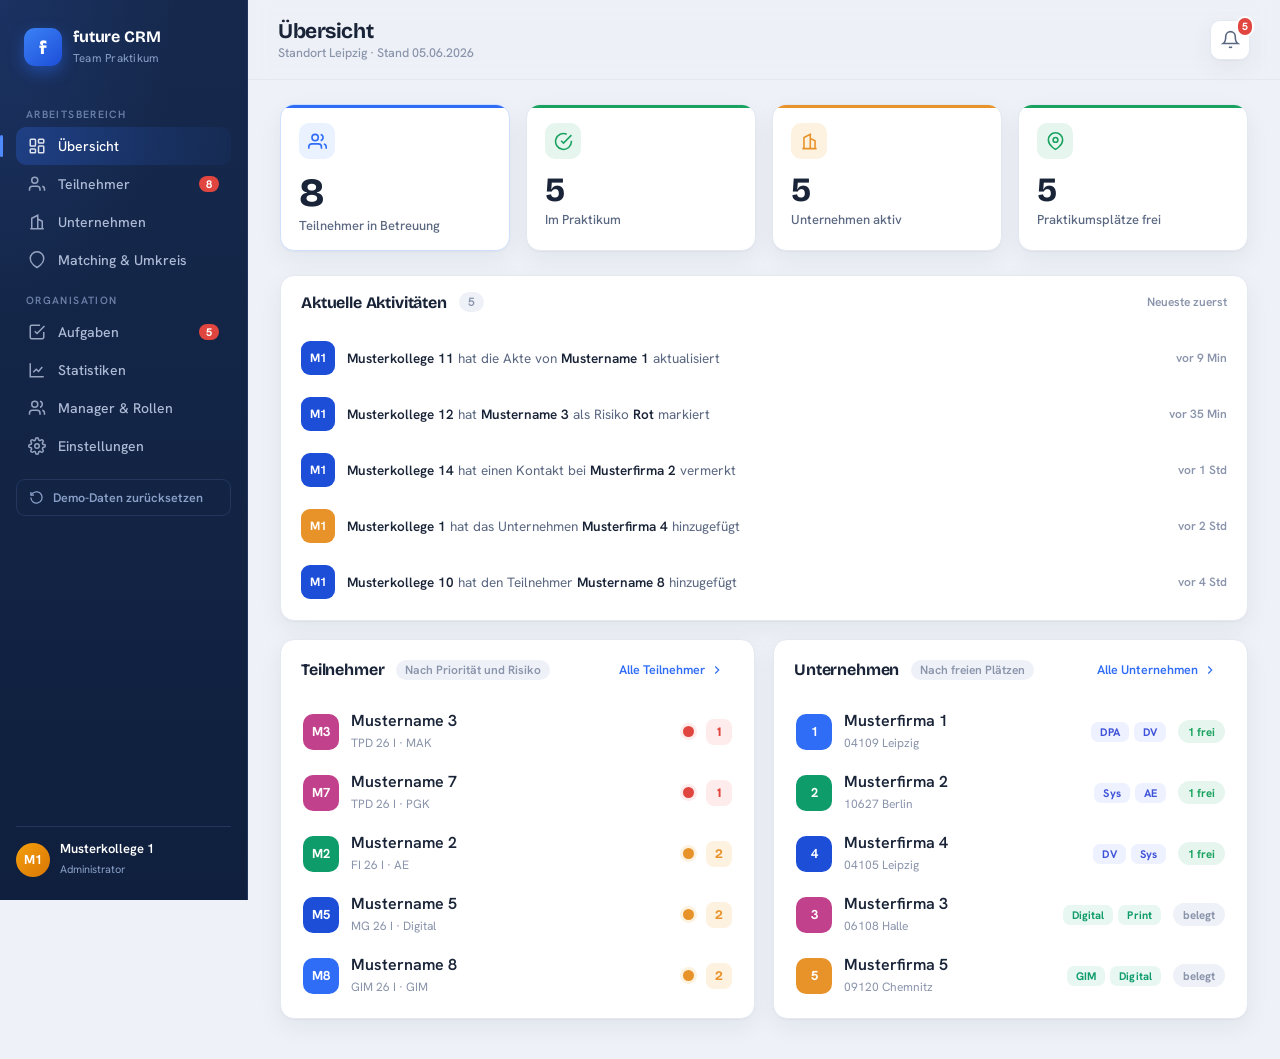
<file: index.html>
<!DOCTYPE html>
<html lang="de">
<head>
<meta charset="UTF-8">
<meta name="viewport" content="width=device-width, initial-scale=1.0">
<title>future CRM · Übersicht</title>
<link rel="preconnect" href="https://fonts.googleapis.com">
<link rel="preconnect" href="https://fonts.gstatic.com" crossorigin>
<link href="https://fonts.googleapis.com/css2?family=Bricolage+Grotesque:opsz,wght@12..96,400;12..96,600;12..96,700;12..96,800&family=Hanken+Grotesk:wght@400;500;600;700&display=swap" rel="stylesheet">
<link rel="stylesheet" href="styles.css">
</head>
<body data-page="uebersicht">

  <aside class="side" id="sidebar"></aside>
<div class="main">
  <header class="topbar">
    <h1>Übersicht<small>Standort Leipzig · Stand 05.06.2026</small></h1>
    <div class="spacer"></div>  
    <div class="actions"> 
      <button class="icon-btn" type="button" aria-label="Benachrichtigungen"><span class="dot"></span><svg viewBox="0 0 24 24" fill="none" stroke="currentColor" stroke-width="2"><path d="M6 8a6 6 0 0 1 12 0c0 7 3 9 3 9H3s3-2 3-9"/><path d="M10.3 21a1.94 1.94 0 0 0 3.4 0"/></svg></button>
    </div>
  </header>   

  <div class="content">
    
    <!-- KPI ROW: Teilnehmer + Unternehmen -->  
    <section class="kpis">  
      <div class="kpi b primary">
        <div class="ic"><svg viewBox="0 0 24 24" fill="none" stroke="currentColor" stroke-width="2"><path d="M17 21v-2a4 4 0 0 0-4-4H5a4 4 0 0 0-4 4v2"/><circle cx="9" cy="7" r="4"/><path d="M23 21v-2a4 4 0 0 0-3-3.87M16 3.13a4 4 0 0 1 0 7.75"/></svg></div>
        <div class="num" id="kpi-total">0</div>
        <div class="lbl">Teilnehmer in Betreuung</div>
      </div>
      <div class="kpi g">
        <div class="ic"><svg viewBox="0 0 24 24" fill="none" stroke="currentColor" stroke-width="2"><path d="M22 11.08V12a10 10 0 1 1-5.93-9.14"/><path d="m9 11 3 3L22 4"/></svg></div>
        <div class="num" id="kpi-prakt">0</div>
        <div class="lbl">Im Praktikum</div>
      </div>
      <div class="kpi a">
        <div class="ic"><svg viewBox="0 0 24 24" fill="none" stroke="currentColor" stroke-width="2"><path d="M3 21h18M5 21V7l8-4v18M19 21V11l-6-3"/></svg></div>
        <div class="num" id="kpi-un">0</div>
        <div class="lbl">Unternehmen aktiv</div>
      </div>
      <div class="kpi g">
        <div class="ic"><svg viewBox="0 0 24 24" fill="none" stroke="currentColor" stroke-width="2"><path d="M21 10c0 7-9 12-9 12s-9-5-9-12a9 9 0 0 1 18 0Z"/><circle cx="12" cy="10" r="3"/></svg></div>
        <div class="num" id="kpi-frei">0</div>
        <div class="lbl">Praktikumsplätze frei</div>
      </div>
      </section>

    <!-- Aktuelle Aktivitäten -->
    <section class="panel actpanel">
      <div class="panel-head">
        <h2>Aktuelle Aktivitäten</h2>
        <span class="count" id="act-count">0</span>
        <span style="margin-left:auto;font-size:12px;color:var(--ink-faint);font-weight:600">Neueste zuerst</span>
      </div>
      <div class="activity" id="activity"></div>
    </section>

    <!-- Zwei Kurzübersichten: Teilnehmer + Unternehmen -->
    <section class="ov-grid">
      <div class="panel">
        <div class="panel-head">
          <h2>Teilnehmer</h2>
          <span class="count">Nach Priorität und Risiko</span>
          <a class="sum-link" href="teilnehmer.html">Alle Teilnehmer
            <svg viewBox="0 0 24 24" fill="none" stroke="currentColor" stroke-width="2"><path d="m9 18 6-6-6-6"/></svg>
          </a>
        </div>
        <div class="sum-list" id="tn-summary"></div>
      </div>

      <div class="panel">
        <div class="panel-head">
          <h2>Unternehmen</h2>
          <span class="count">Nach freien Plätzen</span>
          <a class="sum-link" href="unternehmen.html">Alle Unternehmen  
            <svg viewBox="0 0 24 24" fill="none" stroke="currentColor" stroke-width="2"><path d="m9 18 6-6-6-6"/></svg>
          </a>
        </div>
        <div class="sum-list" id="un-summary"></div>
      </div>

    </section>  

  </div>
</div>

<script src="data.js"></script>
<script src="store.js"></script>
<script src="layout.js"></script>
<script src="overview.js"></script>
</body>
</html>
</file>
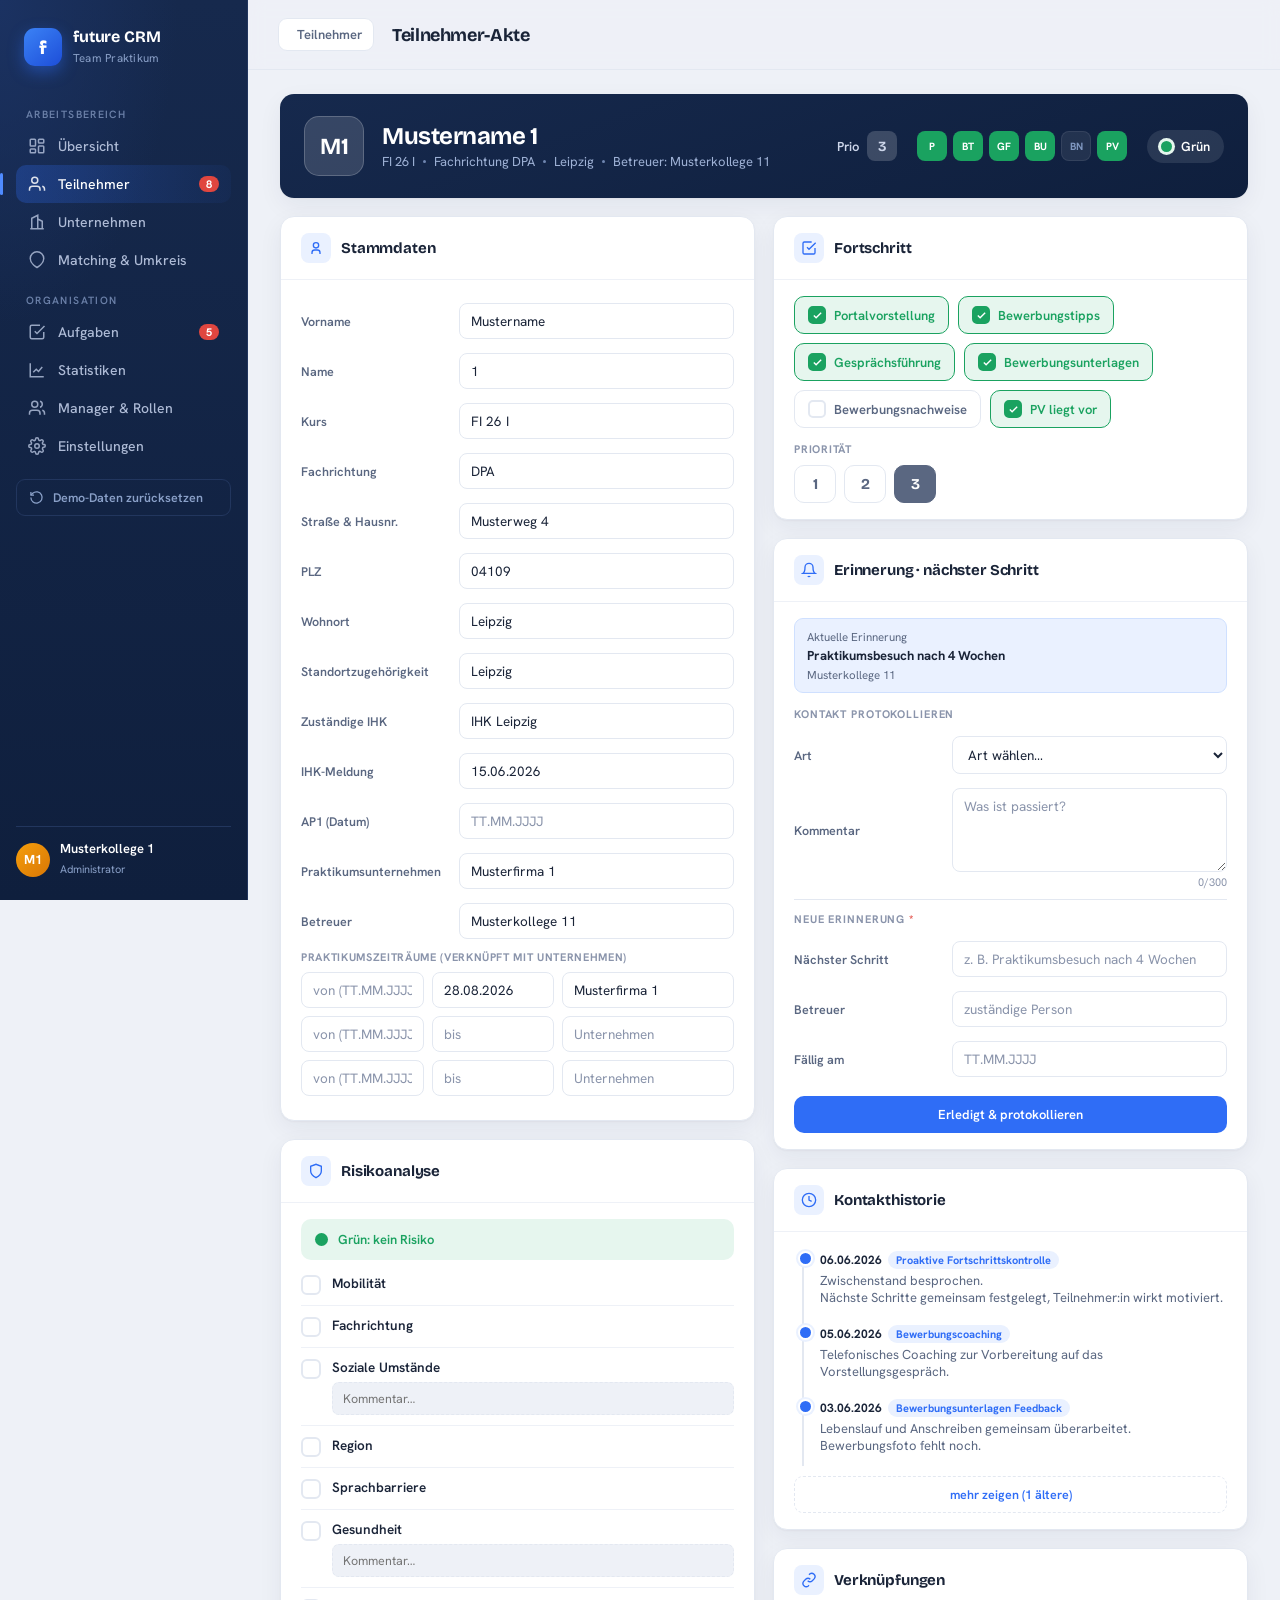
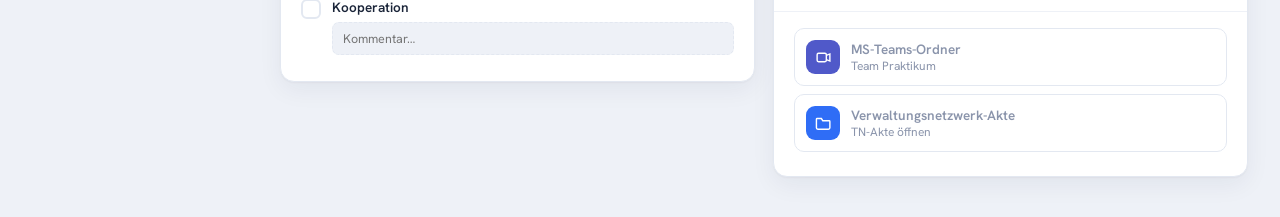
<file: akte.html>
<!DOCTYPE html>
<html lang="de">
<head>
<meta charset="UTF-8">
<meta name="viewport" content="width=device-width, initial-scale=1.0">
<title>future CRM · Teilnehmer-Akte</title>
<link rel="preconnect" href="https://fonts.googleapis.com">
<link rel="preconnect" href="https://fonts.gstatic.com" crossorigin>
<link href="https://fonts.googleapis.com/css2?family=Bricolage+Grotesque:opsz,wght@12..96,400;12..96,600;12..96,700;12..96,800&family=Hanken+Grotesk:wght@400;500;600;700&display=swap" rel="stylesheet">
<link rel="stylesheet" href="styles.css">
</head>
<body data-page="teilnehmer">

<aside class="side" id="sidebar"></aside>

<div class="main">
  <header class="topbar">
    <a class="back-link" href="teilnehmer.html">
      <svg viewBox="0 0 24 24" fill="none" stroke="currentColor" stroke-width="2"><path d="m15 18-6-6 6-6"/></svg>
      Teilnehmer
    </a>
    <h1 style="font-size:18px">Teilnehmer-Akte</h1>
  </header>

  <div class="content">
    <div id="akte"></div>
  </div>
</div>

<div class="saved-hint" id="saved">
  <svg viewBox="0 0 24 24" fill="none" stroke="currentColor" stroke-width="3"><path d="M20 6 9 17l-5-5"/></svg>
  Gespeichert
</div>

<script src="data.js"></script>
<script src="store.js"></script>
<script src="layout.js"></script>
<script src="akte.js"></script>
</body>
</html>
</file>
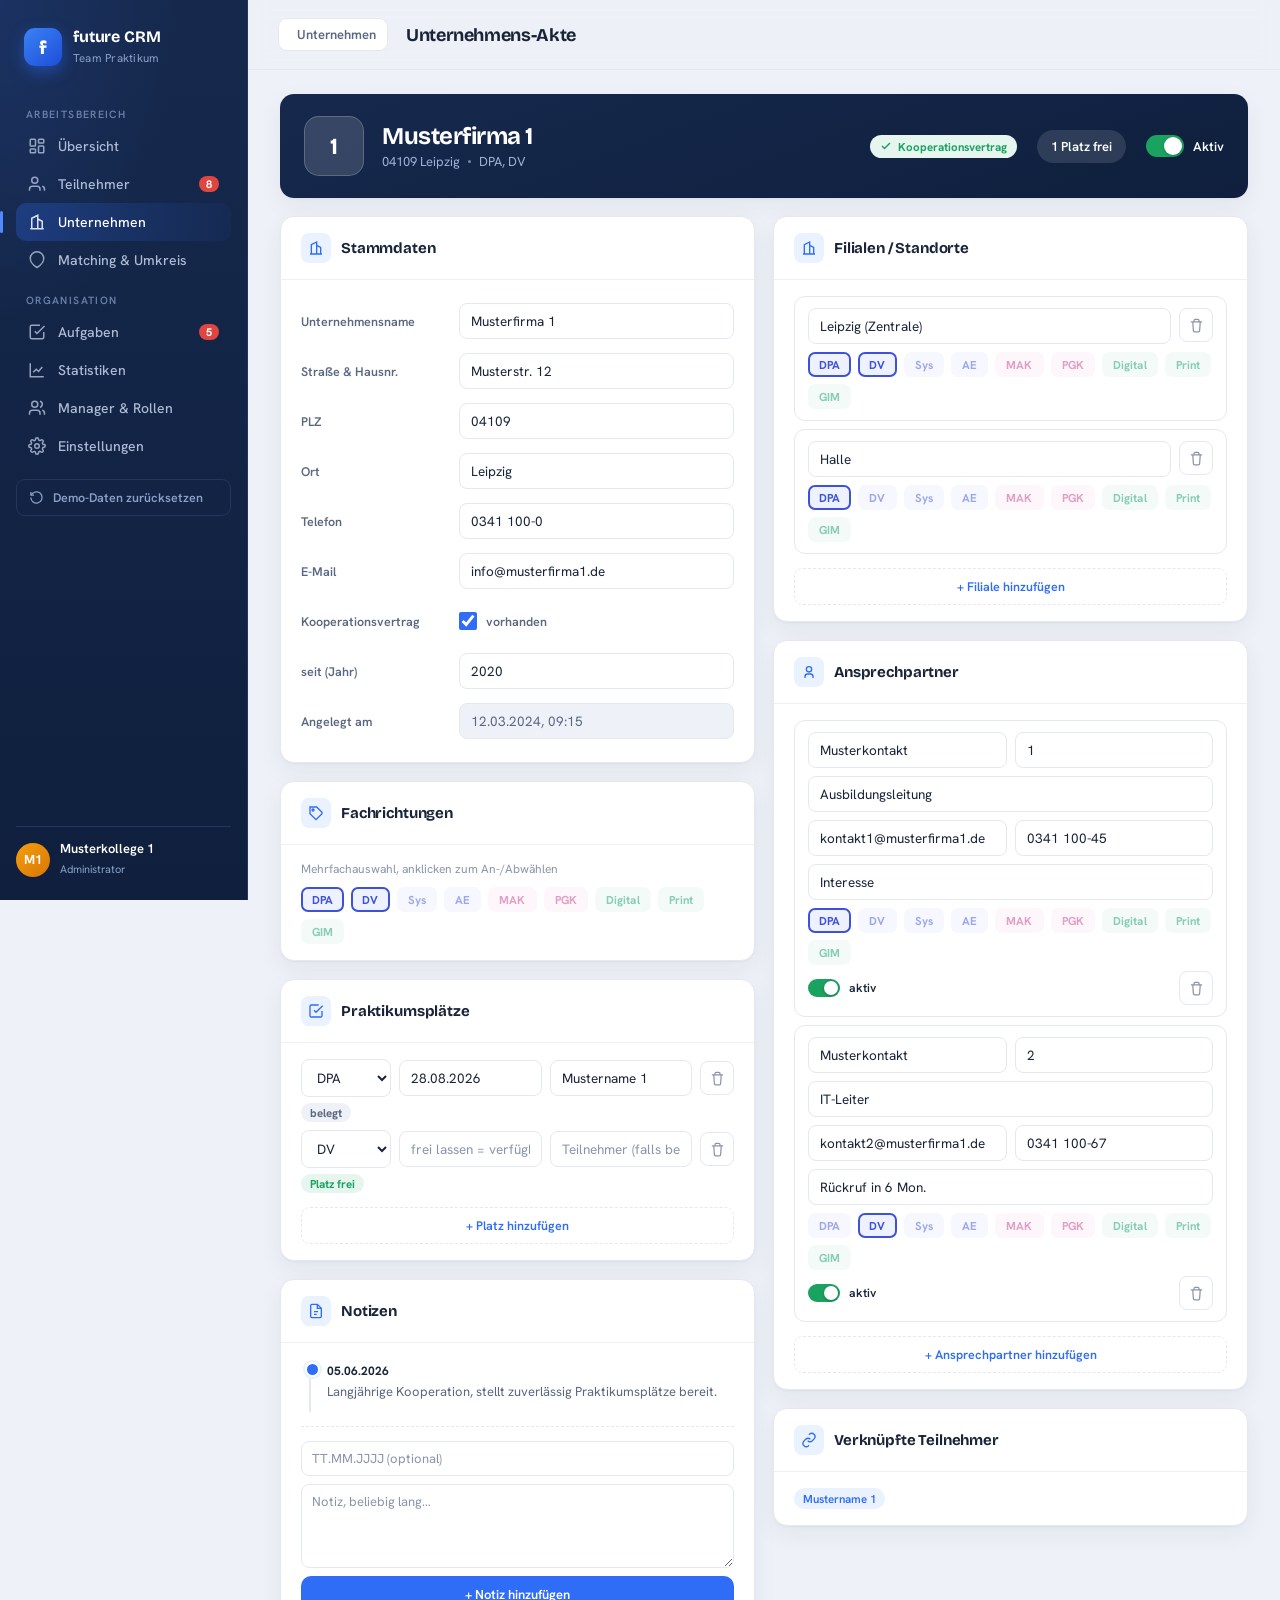
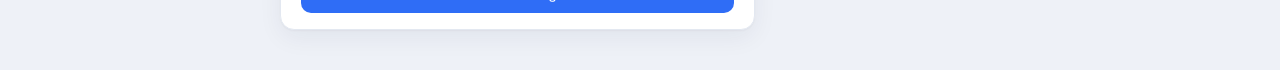
<file: firma.html>
<!DOCTYPE html>
<html lang="de">
<head>
<meta charset="UTF-8">
<meta name="viewport" content="width=device-width, initial-scale=1.0">
<title>future CRM · Unternehmens-Akte</title>
<link rel="preconnect" href="https://fonts.googleapis.com">
<link rel="preconnect" href="https://fonts.gstatic.com" crossorigin>
<link href="https://fonts.googleapis.com/css2?family=Bricolage+Grotesque:opsz,wght@12..96,400;12..96,600;12..96,700;12..96,800&family=Hanken+Grotesk:wght@400;500;600;700&display=swap" rel="stylesheet">
<link rel="stylesheet" href="styles.css">
</head>
<body data-page="unternehmen">

<aside class="side" id="sidebar"></aside>

  <div class="main">
  <header class="topbar">
    <a class="back-link" href="unternehmen.html">
      <svg viewBox="0 0 24 24" fill="none" stroke="currentColor" stroke-width="2"><path d="m15 18-6-6 6-6"/></svg>
      Unternehmen
    </a>
    <h1 style="font-size:18px">Unternehmens-Akte</h1>
  </header>

  <div class="content">
    <div id   ="firma"></div>
  </div>
</div>

<div class="saved-hint" id="saved">
  <svg viewBox="0 0 24 24" fill="none" stroke="currentColor" stroke-width="3"><path d="M20 6 9 17l-5-5"/></svg>
  Gespeichert
</div>

<script src="data.js"></script>
<script src="store.js"></script>
<script src="layout.js"></script>
<script src="firma.js"></script>
</body>
</html>
</file>
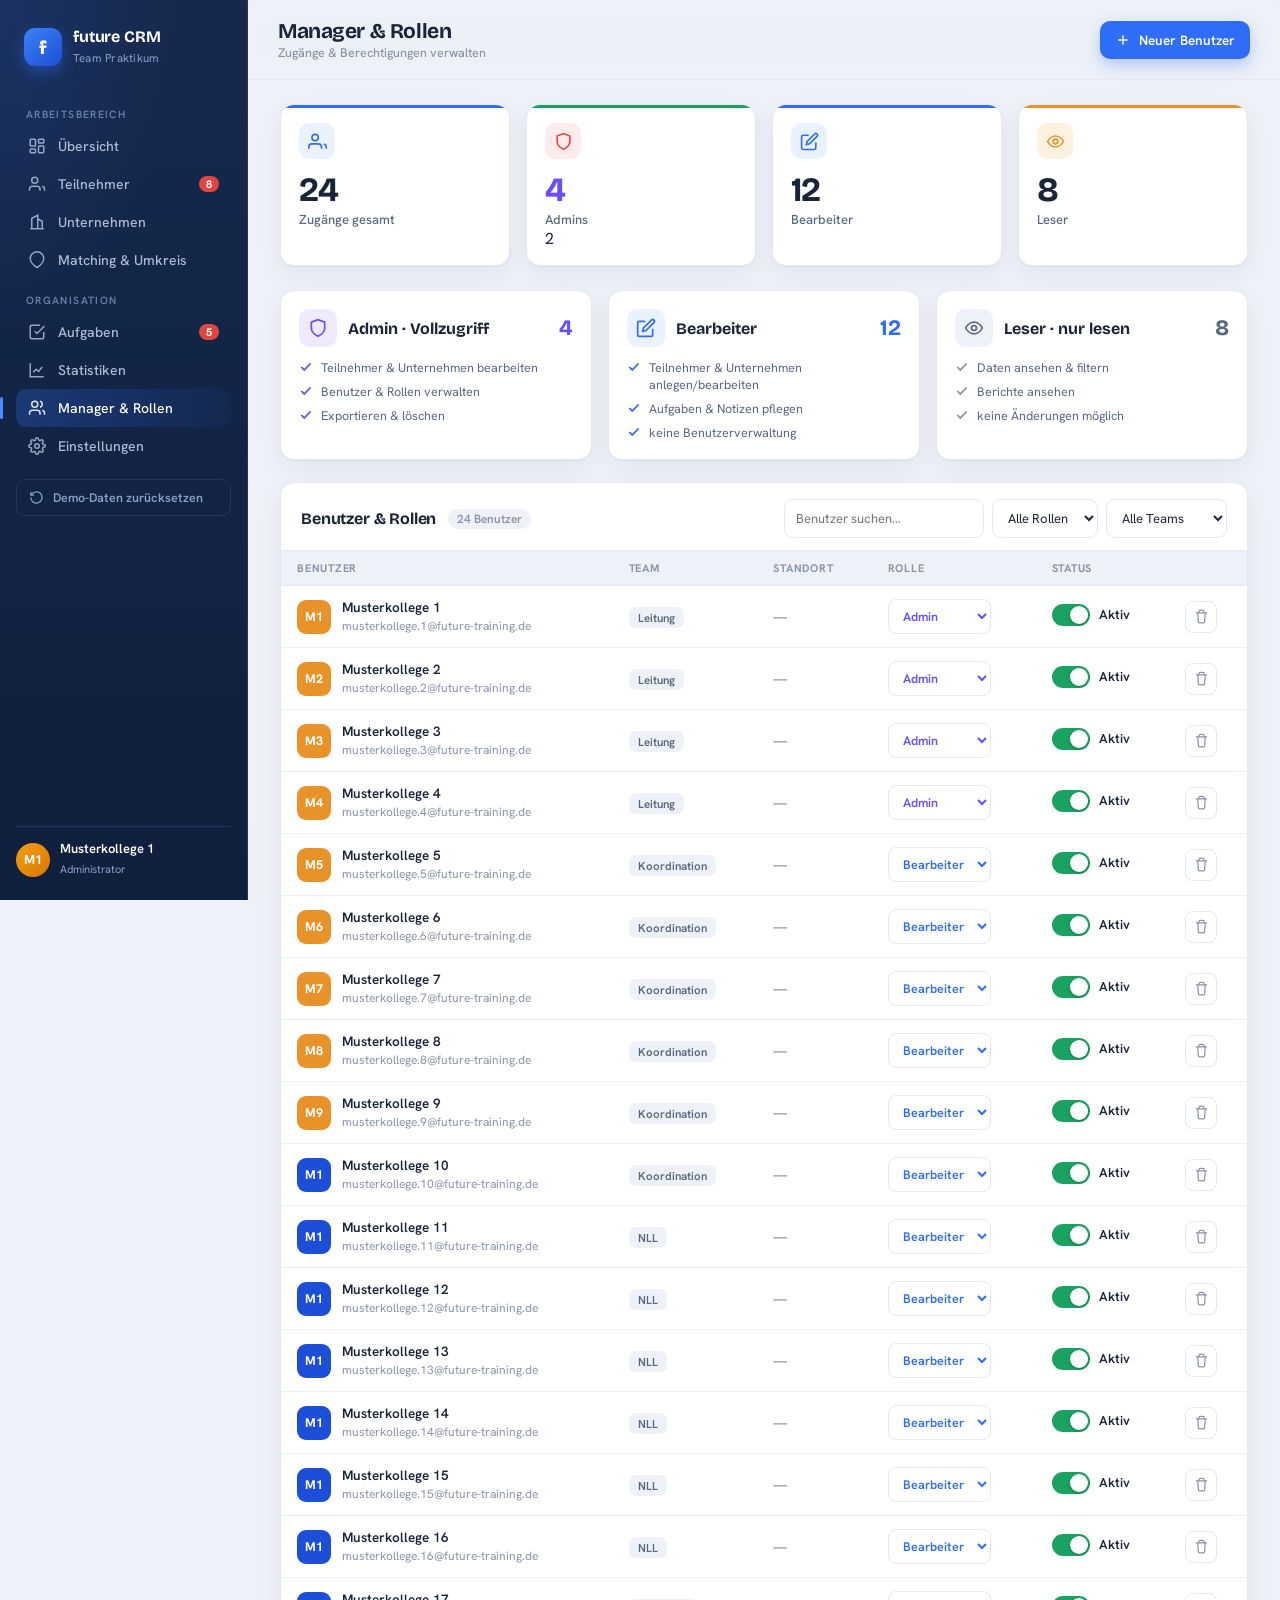
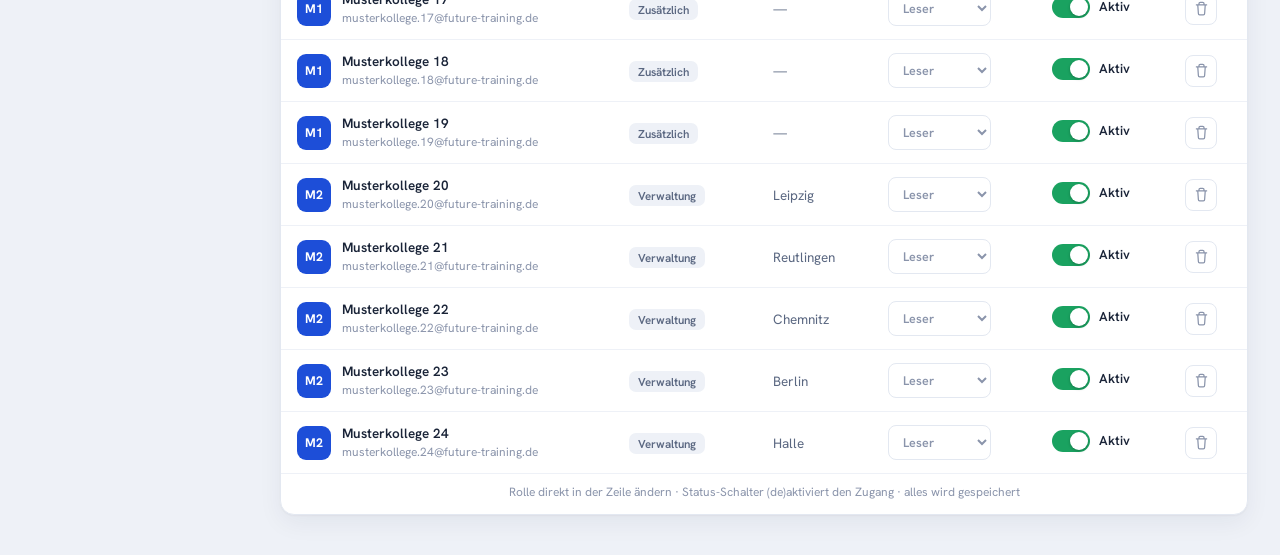
<file: manager.html>
<!DOCTYPE html>
<html lang="de">
<head>
<meta charset="UTF-8">
<meta name="viewport" content="width=device-width, initial-scale=1.0"> 
<title>future CRM · Manager &amp; Rollen</title>
<link rel="preconnect" href="https://fonts.googleapis.com">
<link rel="preconnect" href="https://fonts.gstatic.com" crossorigin>
<link href="https://fonts.googleapis.com/css2?family=Bricolage+Grotesque:opsz,wght@12..96,400;12..96,600;12..96,700;12..96,800&family=Hanken+Grotesk:wght@400;500;600;700&display=swap" rel="stylesheet">
<link rel="stylesheet" href="styles.css">
<body data-page="manager">

<aside class="side" id="sidebar"></aside>

<div class="main">
  <header class="topbar">
    <h1>Manager &amp; Rollen<small>Zugänge &amp; Berechtigungen verwalten</small></h1>
    <div class="spacer"></div>
    <div class="actions">
      <button class="btn-new">
        <svg viewBox="0 0 24 24" fill="none"       stroke="currentColor" stroke-width="2"><path d="M12 5v14M5 12h14"/></svg>
        Neuer Benutzer
      </button>
    </div>  
  </header>
  
  <div class="content">
      
    <!-- KPI ROW -->
    <section class="kpis">
      <div class="kpi b">
        <div class="ic"><svg viewBox="0 0 24 24" fill="none" stroke="currentColor" stroke-width="2"><path d="M17 21v-2a4 4 0 0 0-4-4H5a4 4 0 0 0-4 4v2"/><circle cx="9" cy="7" r="4"/><path d="M23 21v-2a4 4 0 0 0-3-3.87"/></svg></div>
        <div class="num" id="kpi-total">0</div>
        <div class="lbl">Zugänge gesamt</div>
      </div>
      <div class="kpi r">
        <div class="ic"><svg viewBox="0 0 24 24" fill="none" stroke="currentColor" stroke-width="2"><path d="M12 22s8-4 8-10V5l-8-3-8 3v7c0 6 8 10 8 10Z"/></svg></div>
        <div class="num" id="kpi-Admin" style="color:#6b4dff">0</div> 
        <div class="lbl">Admins</div>2
      </div>
      <div class="kpi b">
        <div class="ic"><svg viewBox="0 0 24 24" fill="none" stroke="currentColor" stroke-width="2"><path d="M11 4H4a2 2 0 0 0-2 2v14a2 2 0 0 0 2 2h14a2 2 0 0 0 2-2v-7"/><path d="M18.5 2.5a2.12 2.12 0 0 1 3 3L12 15l-4 1 1-4Z"/></svg></div>
        <div class="num" id="kpi-Bearbeiter">0</div>
        <div class="lbl">Bearbeiter</div>
      </div>
      <div class="kpi a">
        <div class="ic"><svg viewBox="0 0 24 24" fill="none" stroke="currentColor" stroke-width="2"><path d="M2 12s3.5-7 10-7 10 7 10 7-3.5 7-10 7-10-7-10-7Z"/><circle cx="12" cy="12" r="3"/></svg></div>
        <div class="num" id="kpi-Leser">0</div>
        <div class="lbl">Leser</div>
      </div>
    </section>
  
    <!-- Berechtigungs-Karten -->
    <section class="perm-cards" id="perm-cards"></section

    <!-- Benutzer-Tabelle -->
    <div class="panel">
      <div class="panel-head">
        <h2>Benutzer &amp; Rollen</h2>
        <span class="count" id="count">0 Benutzer</span>
        <div class="mgr-tools">
          <input id="search" placeholder="Benutzer suchen…">
          <select id="f-rolle">
            <option value="">Alle Rollen</option>
            <option>Admin</option><option>Bearbeiter</option><option>Leser</option>
          </select>
          <select id="f-team">
            <option value="">Alle Teams</option>
            <option>Leitung</option><option>Koordination</option><option>NLL</option><option>Verwaltung</option><option>Zusätzlich</option>
          </select>
        </div>
      </div>
      <div class="table-wrap">
        <table>
          <thead>
            <tr>
              <th>Benutzer</th>
              <th>Team</th> 
              <th>Standort</th>
              <th>Rolle</th>
              <th>Status</th>
              <th></th>   
            </tr>
          </thead>
          <tbody id="rows"></tbody>
        </table>
      </div>    
      <div class="hint">Rolle direkt in der Zeile ändern · Status-Schalter (de)aktiviert den Zugang · alles wird gespeichert</div>
    </div>

  </div>
</div>

<script src="data.js"></script>
<script src="store.js"></script>
<script src="layout.js"></script>
<script src="manager.js"></script>
</body>
</html>
</file>
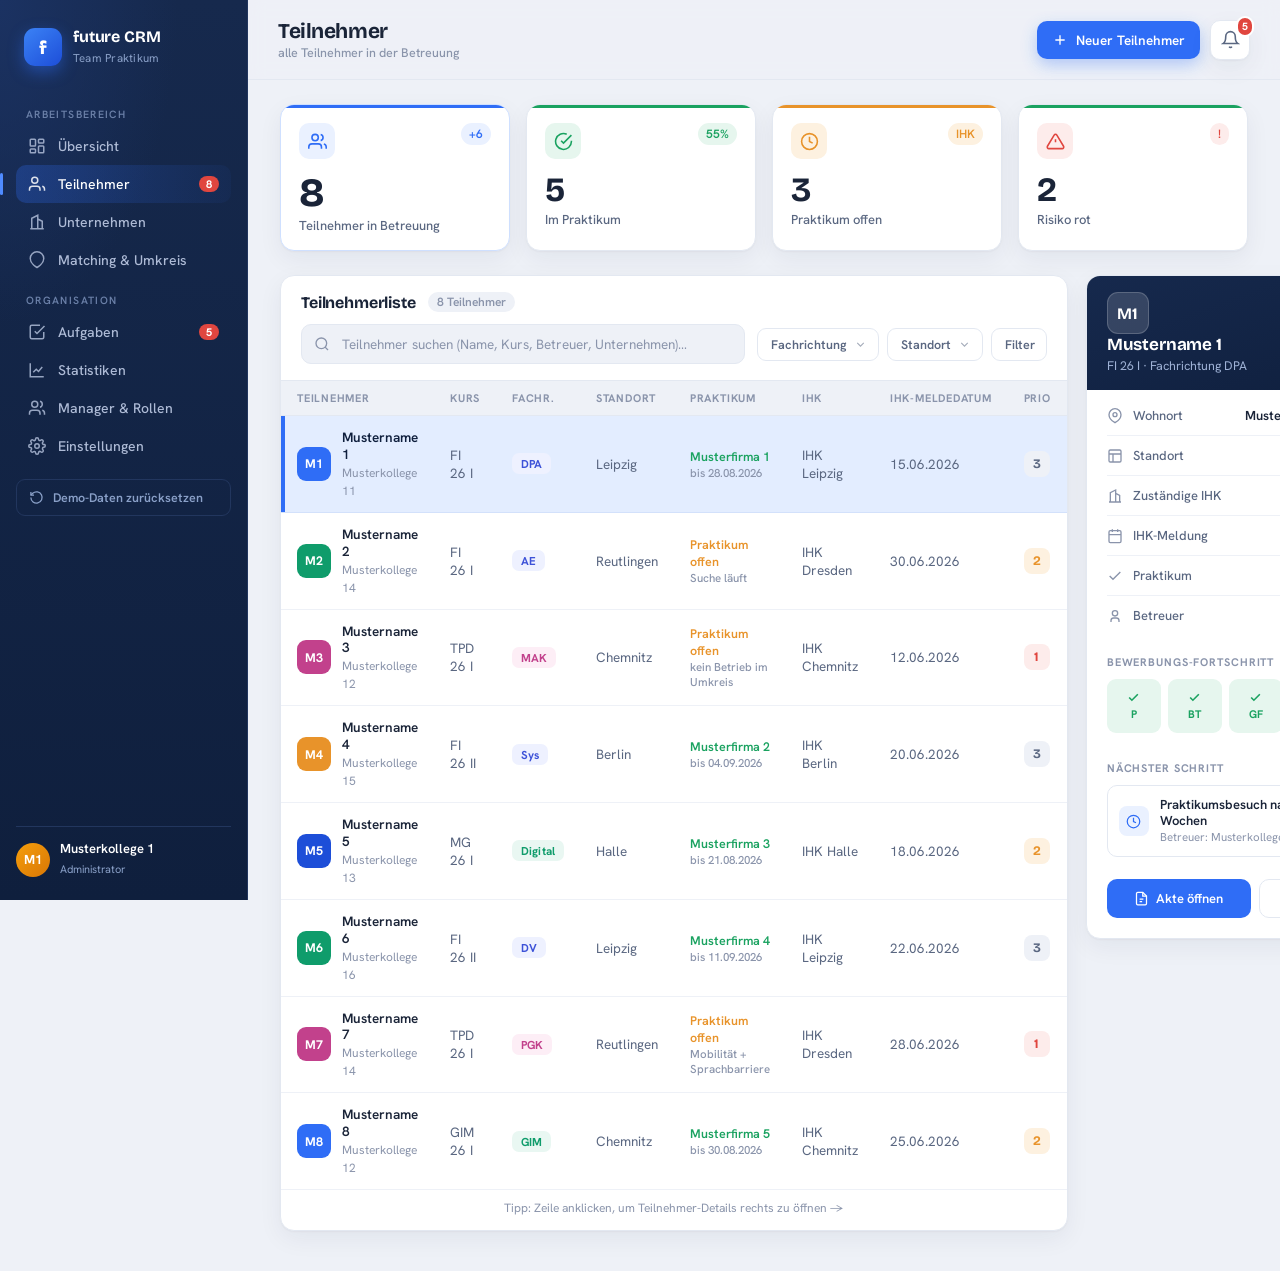
<file: teilnehmer.html>
<!DOCTYPE html>
<html lang="de">
<head>
<meta charset="UTF-8">
<meta name="viewport" content="width=device-width, initial-scale=1.0">
<title>future CRM · Teilnehmer</title>
<link rel="preconnect" href="https://fonts.googleapis.com">
<link rel="preconnect" href="https://fonts.gstatic.com" crossorigin>
<link href="https://fonts.googleapis.com/css2?family=Bricolage+Grotesque:opsz,wght@12..96,400;12..96,600;12..96,700;12..96,800&family=Hanken+Grotesk:wght@400;500;600;700&display=swap" rel="stylesheet">
<link rel="stylesheet" href="styles.css">
</head>
<body data-page="teilnehmer">

<aside class="side" id="sidebar"></aside>

<div class="main">
  <header class="topbar">
    <h1>Teilnehmer<small>alle Teilnehmer in der Betreuung</small></h1>
    <div class="spacer"></div>
    <div class="actions">
      <button class="btn-new">
        <svg viewBox="0 0 24 24" fill="none" stroke="currentColor" stroke-width="2"><path d="M12 5v14M5 12h14"/></svg>
        Neuer Teilnehmer
      </button>
      <button class="icon-btn" type="button" aria-label="Benachrichtigungen"><span class="dot"></span><svg viewBox="0 0 24 24" fill="none" stroke="currentColor" stroke-width="2"><path d="M6 8a6 6 0 0 1 12 0c0 7 3 9 3 9H3s3-2 3-9"/><path d="M10.3 21a1.94 1.94 0 0 0 3.4 0"/></svg></button>
    </div>
  </header>

  <div class="content">

    <!-- KPI ROW -->
    <section class="kpis">
      <div class="kpi b primary">
        <div class="ic"><svg viewBox="0 0 24 24" fill="none" stroke="currentColor" stroke-width="2"><path d="M17 21v-2a4 4 0 0 0-4-4H5a4 4 0 0 0-4 4v2"/><circle cx="9" cy="7" r="4"/><path d="M23 21v-2a4 4 0 0 0-3-3.87M16 3.13a4 4 0 0 1 0 7.75"/></svg></div>
        <div class="num" id="kpi-total">42</div>
        <div class="lbl">Teilnehmer in Betreuung</div>
        <div class="trend">+6</div>
      </div>
      <div class="kpi g">
        <div class="ic"><svg viewBox="0 0 24 24" fill="none" stroke="currentColor" stroke-width="2"><path d="M22 11.08V12a10 10 0 1 1-5.93-9.14"/><path d="m9 11 3 3L22 4"/></svg></div>
        <div class="num" id="kpi-prakt">23</div>
        <div class="lbl">Im Praktikum</div>
        <div class="trend">55%</div>
      </div>
      <div class="kpi a">
        <div class="ic"><svg viewBox="0 0 24 24" fill="none" stroke="currentColor" stroke-width="2"><circle cx="12" cy="12" r="10"/><path d="M12 6v6l4 2"/></svg></div>
        <div class="num" id="kpi-offen">14</div>
        <div class="lbl">Praktikum offen</div>
        <div class="trend">IHK</div>
      </div>
      <div class="kpi r">
        <div class="ic"><svg viewBox="0 0 24 24" fill="none" stroke="currentColor" stroke-width="2"><path d="M10.29 3.86 1.82 18a2 2 0 0 0 1.71 3h16.94a2 2 0 0 0 1.71-3L13.71 3.86a2 2 0 0 0-3.42 0Z"/><path d="M12 9v4M12 17h.01"/></svg></div>
        <div class="num" id="kpi-rot">5</div>
        <div class="lbl">Risiko rot</div>
        <div class="trend">!</div>
      </div>
    </section>

    <!-- SPLIT: TABLE + DETAIL -->
    <section class="split">

      <div class="panel">
        <div class="panel-head">
          <h2>Teilnehmerliste</h2>
          <span class="count" id="count">42 Teilnehmer</span>
        </div>

        <div class="toolbar">
          <div class="search-inline">
            <svg viewBox="0 0 24 24" fill="none" stroke="currentColor" stroke-width="2"><circle cx="11" cy="11" r="8"/><path d="m21 21-4.3-4.3"/></svg>
            <input id="search" placeholder="Teilnehmer suchen (Name, Kurs, Betreuer, Unternehmen)…">
          </div>
          <div class="filters">
            <div class="dd" data-group="fach">
              <button class="chip">
                <span class="chip-label">Fachrichtung</span>
                <span class="clear"><svg viewBox="0 0 24 24" fill="none" stroke="currentColor" stroke-width="3"><path d="M18 6 6 18M6 6l12 12"/></svg></span>
                <svg class="caret" viewBox="0 0 24 24" fill="none" stroke="currentColor" stroke-width="2"><path d="m6 9 6 6 6-6"/></svg>
              </button>
              <div class="menu" id="menu-fach"></div>
            </div>
            <div class="dd" data-group="standort">
              <button class="chip">
                <span class="chip-label">Standort</span>
                <span class="clear"><svg viewBox="0 0 24 24" fill="none" stroke="currentColor" stroke-width="3"><path d="M18 6 6 18M6 6l12 12"/></svg></span>
                <svg class="caret" viewBox="0 0 24 24" fill="none" stroke="currentColor" stroke-width="2"><path d="m6 9 6 6 6-6"/></svg>
              </button>
              <div class="menu" id="menu-standort"></div>
            </div>
            <div class="filter-more">
              <div class="filter-more-menu">
                <div class="filter-more-head"><span>Weitere Filter</span><button type="button" class="filter-reset">Zurücksetzen</button></div>
            <div class="dd" data-group="prio">
              <button class="chip">
                <span class="chip-label">Prio</span>
                <span class="clear"><svg viewBox="0 0 24 24" fill="none" stroke="currentColor" stroke-width="3"><path d="M18 6 6 18M6 6l12 12"/></svg></span>
                <svg class="caret" viewBox="0 0 24 24" fill="none" stroke="currentColor" stroke-width="2"><path d="m6 9 6 6 6-6"/></svg>
              </button>
              <div class="menu" id="menu-prio"></div>
            </div>
            <div class="dd" data-group="kurs">
              <button class="chip">
                <span class="chip-label">Kurs</span>
                <span class="clear"><svg viewBox="0 0 24 24" fill="none" stroke="currentColor" stroke-width="3"><path d="M18 6 6 18M6 6l12 12"/></svg></span>
                <svg class="caret" viewBox="0 0 24 24" fill="none" stroke="currentColor" stroke-width="2"><path d="m6 9 6 6 6-6"/></svg>
              </button>
              <div class="menu" id="menu-kurs"></div>
            </div>
            <div class="dd" data-group="ihk">
              <button class="chip">
                <span class="chip-label">IHK</span>
                <span class="clear"><svg viewBox="0 0 24 24" fill="none" stroke="currentColor" stroke-width="3"><path d="M18 6 6 18M6 6l12 12"/></svg></span>
                <svg class="caret" viewBox="0 0 24 24" fill="none" stroke="currentColor" stroke-width="2"><path d="m6 9 6 6 6-6"/></svg>
              </button>
              <div class="menu" id="menu-ihk"></div>
            </div>
            <div class="dd" data-group="prakt">
              <button class="chip">
                <span class="chip-label">Praktikum</span>
                <span class="clear"><svg viewBox="0 0 24 24" fill="none" stroke="currentColor" stroke-width="3"><path d="M18 6 6 18M6 6l12 12"/></svg></span>
                <svg class="caret" viewBox="0 0 24 24" fill="none" stroke="currentColor" stroke-width="2"><path d="m6 9 6 6 6-6"/></svg>
              </button>
              <div class="menu" id="menu-prakt"></div>
            </div>
              </div>
            </div>
            <button class="chip filter-toggle" id="filter-toggle" type="button" aria-expanded="false">Filter <span class="filter-count" id="filter-count" hidden></span></button>
          </div>
        </div>

        <div class="table-wrap">
          <table>
            <thead>
              <tr>
                <th>Teilnehmer</th>
                <th>Kurs</th>
                <th>Fachr.</th>
                <th>Standort</th>
                <th>Praktikum</th>
                <th>IHK</th>
                <th>IHK-Meldedatum</th>
                <th>Prio</th>
              </tr>
            </thead>
            <tbody id="rows"></tbody>
          </table>
        </div>
        <div class="hint">Tipp: Zeile anklicken, um Teilnehmer-Details rechts zu öffnen →</div>
      </div>

      <div class="detail" id="detail"></div>

    </section>

  </div>
</div>

<script src="data.js"></script>
<script src="store.js"></script>
<script src="layout.js"></script>
<script src="app.js"></script>
<script src="forms.js"></script>
</body>
</html>
</file>
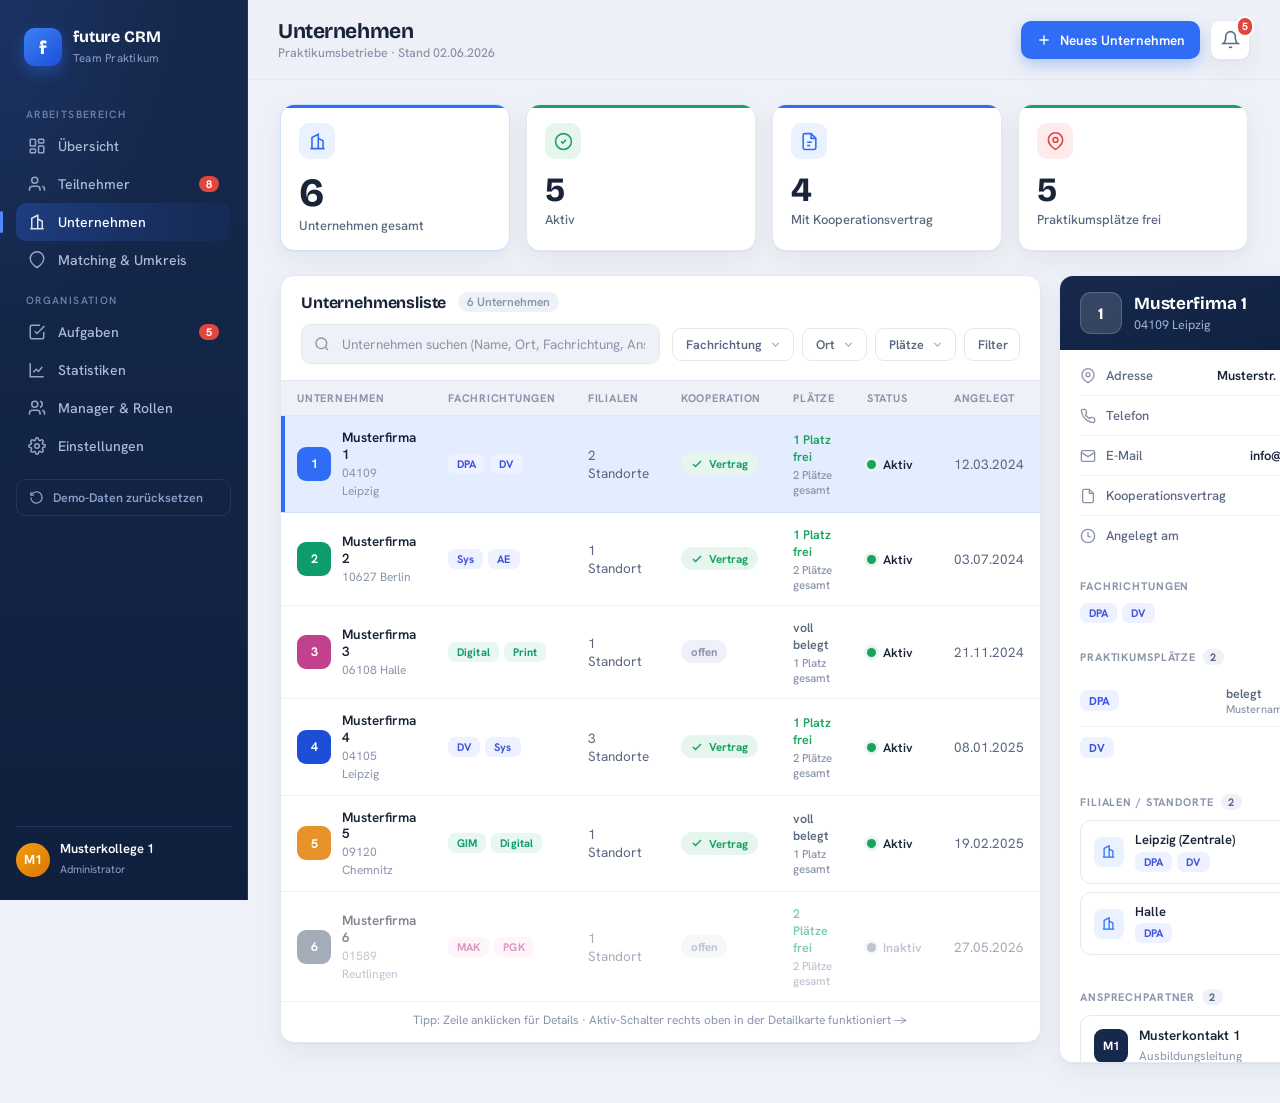
<file: unternehmen.html>
<!DOCTYPE html>
<html lang="de">
<head>
<meta charset="UTF-8">
<meta name="viewport" content="width=device-width, initial-scale=1.0">
<title>future CRM · Unternehmen</title>
<link rel="preconnect" href="https://fonts.googleapis.com">
<link rel="preconnect" href="https://fonts.gstatic.com" crossorigin>
<link href="https://fonts.googleapis.com/css2?family=Bricolage+Grotesque:opsz,wght@12..96,400;12..96,600;12..96,700;12..96,800&family=Hanken+Grotesk:wght@400;500;600;700&display=swap" rel="stylesheet">
<link rel="stylesheet" href="styles.css">
</head>
<body data-page="unternehmen">

<aside class="side" id="sidebar"></aside>

<div class="main">
  <header class="topbar">
    <h1>Unternehmen<small>Praktikumsbetriebe · Stand 02.06.2026</small></h1>
    <div class="spacer"></div>
    <div class="actions">
      <button class="btn-new">
        <svg viewBox="0 0 24 24" fill="none" stroke="currentColor" stroke-width="2"><path d="M12 5v14M5 12h14"/></svg>
        Neues Unternehmen
      </button>
      <button class="icon-btn" type="button" aria-label="Benachrichtigungen"><span class="dot"></span><svg viewBox="0 0 24 24" fill="none" stroke="currentColor" stroke-width="2"><path d="M6 8a6 6 0 0 1 12 0c0 7 3 9 3 9H3s3-2 3-9"/><path d="M10.3 21a1.94 1.94 0 0 0 3.4 0"/></svg></button>
    </div>
  </header>

  <div class="content">
    <section class="kpis">
      <div class="kpi b primary">
        <div class="ic"><svg viewBox="0 0 24 24" fill="none" stroke="currentColor" stroke-width="2"><path d="M3 21h18M5 21V7l8-4v18M19 21V11l-6-3"/></svg></div>
        <div class="num" id="kpi-total">0</div>
        <div class="lbl">Unternehmen gesamt</div>
      </div>
      <div class="kpi g">
        <div class="ic"><svg viewBox="0 0 24 24" fill="none" stroke="currentColor" stroke-width="2"><circle cx="12" cy="12" r="10"/><path d="m9 12 2 2 4-4"/></svg></div>
        <div class="num" id="kpi-aktiv">0</div>
        <div class="lbl">Aktiv</div>
      </div>
      <div class="kpi b">
        <div class="ic"><svg viewBox="0 0 24 24" fill="none" stroke="currentColor" stroke-width="2"><path d="M14 2H6a2 2 0 0 0-2 2v16a2 2 0 0 0 2 2h12a2 2 0 0 0 2-2V8z"/><path d="M14 2v6h6M9 13h6M9 17h4"/></svg></div>
        <div class="num" id="kpi-koop">0</div>
        <div class="lbl">Mit Kooperationsvertrag</div>
      </div>
      <div class="kpi r">
        <div class="ic"><svg viewBox="0 0 24 24" fill="none" stroke="currentColor" stroke-width="2"><path d="M21 10c0 7-9 12-9 12s-9-5-9-12a9 9 0 0 1 18 0Z"/><circle cx="12" cy="10" r="3"/></svg></div>
        <div class="num" id="kpi-frei">0</div>
        <div class="lbl">Praktikumsplätze frei</div>
      </div>
    </section>

    <section class="split">

      <div class="panel">
        <div class="panel-head">
          <h2>Unternehmensliste</h2>
          <span class="count" id="count">0 Unternehmen</span>
        </div>

        <div class="toolbar">
          <div class="search-inline">
            <svg viewBox="0 0 24 24" fill="none" stroke="currentColor" stroke-width="2"><circle cx="11" cy="11" r="8"/><path d="m21 21-4.3-4.3"/></svg>
            <input id="search" placeholder="Unternehmen suchen (Name, Ort, Fachrichtung, Ansprechpartner)…">
          </div>
          <div class="filters">
            <div class="dd" data-group="fach">
              <button class="chip">
                <span class="chip-label">Fachrichtung</span>
                <span class="clear"><svg viewBox="0 0 24 24" fill="none" stroke="currentColor" stroke-width="3"><path d="M18 6 6 18M6 6l12 12"/></svg></span>
                <svg class="caret" viewBox="0 0 24 24" fill="none" stroke="currentColor" stroke-width="2"><path d="m6 9 6 6 6-6"/></svg>
              </button>
              <div class="menu" id="menu-fach"></div>
            </div>
            <div class="dd" data-group="ort">
              <button class="chip">
                <span class="chip-label">Ort</span>
                <span class="clear"><svg viewBox="0 0 24 24" fill="none" stroke="currentColor" stroke-width="3"><path d="M18 6 6 18M6 6l12 12"/></svg></span>
                <svg class="caret" viewBox="0 0 24 24" fill="none" stroke="currentColor" stroke-width="2"><path d="m6 9 6 6 6-6"/></svg>
              </button>
              <div class="menu" id="menu-ort"></div>
            </div>
            <div class="dd" data-group="status">
              <button class="chip">
                <span class="chip-label">Plätze</span>    
                <span class="clear"><svg viewBox="0 0 24 24" fill="none" stroke="currentColor" stroke-width="3"><path d="M18 6 6 18M6 6l12 12"/></svg></span>
                <svg class="caret" viewBox="0 0 24 24" fill="none" stroke="currentColor" stroke-width="2"><path d="m6 9 6 6 6-6"/></svg>
              </button>
              <div class="menu" id="menu-status"></div>
            </div>
            <div class="filter-more">
              <div class="filter-more-menu">
                <div class="filter-more-head"><span>Weitere Filter</span><button type="button" class="filter-reset">Zurücksetzen</button></div>
            <div class="dd" data-group="aktiv">
              <button class="chip">
                <span class="chip-label">Status</span>
                <span class="clear"><svg viewBox="0 0 24 24" fill="none" stroke="currentColor" stroke-width="3"><path d="M18 6 6 18M6 6l12 12"/></svg></span>
                <svg class="caret" viewBox="0 0 24 24" fill="none" stroke="currentColor" stroke-width="2"><path d="m6 9 6 6 6-6"/></svg>
              </button>
              <div class="menu" id="menu-aktiv"></div>
            </div>
            <div class="dd" data-group="jahr">
              <button class="chip">
                <span class="chip-label">Jahr</span>
                <span class="clear"><svg viewBox="0 0 24 24" fill="none" stroke="currentColor" stroke-width="3"><path d="M18 6 6 18M6 6l12 12"/></svg></span>
                <svg class="caret" viewBox="0 0 24 24" fill="none" stroke="currentColor" stroke-width="2"><path d="m6 9 6 6 6-6"/></svg>
              </button>
              <div class="menu" id="menu-jahr"></div>
            </div>
              </div>
            </div>
            <button class="chip filter-toggle" id="filter-toggle" type="button" aria-expanded="false">Filter <span class="filter-count" id="filter-count" hidden></span></button>
          </div>
        </div>

        <div class="table-wrap">
          <table>
            <thead>
              <tr>
                <th>Unternehmen</th>
                <th>Fachrichtungen</th>
                <th>Filialen</th>
                <th>Kooperation</th>
                <th>Plätze</th>
                <th>Status</th>
                <th>Angelegt</th>
              </tr>
            </thead>
            <tbody id="rows"></tbody>
          </table>
        </div>
        <div class="hint">Tipp: Zeile anklicken für Details · Aktiv-Schalter rechts oben in der Detailkarte funktioniert →</div>
      </div>

      <div class="detail" id="detail"></div>

    </section>
  </div>
</div>

<script src="data.js"></script>
<script src="store.js"></script>
<script src="layout.js"></script>
<script src="unternehmen.js"></script>
<script src="forms.js"></script>
</body>
</html>
</file>
<file: styles.css>
/* ============================================================
   future CRM · Team Praktikum — Mockup Styles
   ============================================================ */
:root {
  --navy: #0f1f3d;
  --navy-2: #16294d;
  --navy-line: #22365e;
  --ink: #1a2438;
  --ink-soft: #5a6781;
  --ink-faint: #8a94ab;
  --bg: #eef1f7;
  --card: #ffffff;
  --line: #e3e8f1;
  --line-soft: #eef1f7;
  --blue: #2f6df6;
  --blue-soft: #eaf1ff;
  --green: #1aa260;
  --green-soft: #e6f6ee;
  --amber: #e8932a;
  --amber-soft: #fdf1e0;
  --red: #e0463f;
  --red-soft: #fdeceb;
  --shadow: 0 1px 2px rgba(16, 30, 60, .04), 0 8px 24px rgba(16, 30, 60, .06);
  --shadow-lg: 0 12px 40px rgba(16, 30, 60, .14);
  --r: 14px;
}

* {
  box-sizing: border-box;
  margin: 0;
  padding: 0
}

html {
  min-height: 100%
}

body {
  font-family: 'Hanken Grotesk', sans-serif;
  background: var(--bg);
  color: var(--ink);
  -webkit-font-smoothing: antialiased;
  display: grid;
  grid-template-columns: 248px 1fr;
  min-height: 100vh;
}

::selection {
  background: var(--blue);
  color: #fff
}

button {
  font-family: inherit
}

/* ---------- Sidebar ---------- */
.side {
  background:
    radial-gradient(120% 60% at 0% 0%, #1b3262 0%, transparent 60%),
    linear-gradient(180deg, var(--navy-2), var(--navy));
  color: #cdd6ea;
  padding: 22px 16px;
  position: sticky;
  top: 0;
  height: 100vh;
  height: 100dvh;
  max-height: 100dvh;
  align-self: start;
  overflow-y: auto;
  display: flex;
  flex-direction: column;
  gap: 6px;
  border-right: 1px solid var(--navy-line);
}

.brand {
  display: flex;
  align-items: center;
  gap: 11px;
  padding: 6px 8px 20px
}

.brand .mark {
  width: 38px;
  height: 38px;
  border-radius: 11px;
  flex: none;
  background: linear-gradient(140deg, #3b82f6, #1d4ed8);
  display: grid;
  place-items: center;
  color: #fff;
  font-weight: 800;
  font-family: 'Bricolage Grotesque';
  font-size: 19px;
  box-shadow: 0 6px 16px rgba(45, 109, 246, .45);
}

.brand b {
  font-family: 'Bricolage Grotesque';
  color: #fff;
  font-weight: 700;
  font-size: 16px;
  letter-spacing: -.01em;
  display: block;
  line-height: 1.1
}

.brand span {
  font-size: 11.5px;
  color: #8aa0c8;
  letter-spacing: .02em
}

.nav-label {
  font-size: 10.5px;
  text-transform: uppercase;
  letter-spacing: .13em;
  color: #6b80a8;
  padding: 14px 10px 6px;
  font-weight: 600
}

.nav a {
  display: flex;
  align-items: center;
  gap: 12px;
  padding: 10px 12px;
  border-radius: 10px;
  color: #aebbd6;
  text-decoration: none;
  font-size: 14px;
  font-weight: 500;
  transition: .18s;
  position: relative;
  cursor: pointer;
}

.nav a svg {
  width: 18px;
  height: 18px;
  flex: none;
  opacity: .85
}

.nav a:hover {
  background: rgba(255, 255, 255, .05);
  color: #fff
}

.nav a.active {
  background: linear-gradient(90deg, rgba(47, 109, 246, .28), rgba(47, 109, 246, .05));
  color: #fff
}

.nav a.active::before {
  content: "";
  position: absolute;
  left: -16px;
  top: 8px;
  bottom: 8px;
  width: 3px;
  border-radius: 3px;
  background: #4f8bff
}

.nav a .badge {
  margin-left: auto;
  background: #e0463f;
  color: #fff;
  font-size: 11px;
  font-weight: 700;
  padding: 1px 7px;
  border-radius: 99px
}

.side-foot {
  margin-top: auto;
  padding-top: 14px;
  border-top: 1px solid var(--navy-line);
  display: flex;
  align-items: center;
  gap: 10px
}

.side-foot .av {
  width: 34px;
  height: 34px;
  border-radius: 50%;
  background: linear-gradient(135deg, #f59e0b, #d97706);
  display: grid;
  place-items: center;
  color: #fff;
  font-weight: 700;
  font-size: 13px;
  flex: none
}

.side-foot b {
  color: #fff;
  font-size: 13px;
  font-weight: 600;
  display: block;
  line-height: 1.2
}

.side-foot span {
  font-size: 11px;
  color: #8aa0c8
}

/* ---------- Main ---------- */
.main {
  display: flex;
  flex-direction: column;
  min-width: 0
}

.topbar {
  display: flex;
  align-items: center;
  gap: 18px;
  padding: 18px 30px;
  background: rgba(238, 241, 247, .8);
  backdrop-filter: blur(8px);
  position: sticky;
  top: 0;
  z-index: 20;
  border-bottom: 1px solid var(--line);
}

.topbar h1 {
  font-family: 'Bricolage Grotesque';
  font-size: 21px;
  font-weight: 700;
  letter-spacing: -.02em;
  color: var(--ink)
}

.topbar h1 small {
  display: block;
  font-family: 'Hanken Grotesk';
  font-size: 12.5px;
  font-weight: 500;
  color: var(--ink-faint);
  letter-spacing: 0
}

.search {
  margin-left: auto;
  position: relative
}

.search input {
  width: 280px;
  padding: 10px 14px 10px 38px;
  border: 1px solid var(--line);
  border-radius: 10px;
  background: #fff;
  font-family: inherit;
  font-size: 13.5px;
  color: var(--ink);
  box-shadow: 0 1px 2px rgba(16, 30, 60, .03), 0 4px 14px rgba(16, 30, 60, .045);
  transition: .18s;
}

.search input:focus {
  outline: none;
  border-color: var(--blue);
  box-shadow: 0 0 0 3px var(--blue-soft)
}

.search svg {
  position: absolute;
  left: 12px;
  top: 50%;
  transform: translateY(-50%);
  width: 16px;
  height: 16px;
  color: var(--ink-faint)
}

.icon-btn {
  width: 40px;
  height: 40px;
  border: 1px solid var(--line);
  background: #fff;
  border-radius: 10px;
  display: grid;
  place-items: center;
  cursor: pointer;
  color: var(--ink-soft);
  box-shadow: var(--shadow);
  position: relative;
  transition: .18s
}

.icon-btn:hover {
  color: var(--blue);
  border-color: #c9d6ee
}

.icon-btn svg {
  width: 19px;
  height: 19px
}

.icon-btn .dot {
  position: absolute;
  top: 9px;
  right: 10px;
  width: 7px;
  height: 7px;
  background: var(--red);
  border-radius: 50%;
  border: 2px solid #fff
}

.icon-btn .dot.count {
  top: -5px;
  right: -5px;
  width: auto;
  height: auto;
  min-width: 17px;
  padding: 0 4px;
  line-height: 17px;
  border-radius: 99px;
  color: #fff;
  font-size: 10.5px;
  font-weight: 700;
  text-align: center
}

/* ---------- Benachrichtigungs-Menü ---------- */
.notif-menu {
  position: fixed;
  z-index: 60;
  width: 330px;
  max-height: 72vh;
  overflow: auto;
  background: #fff;
  border: 1px solid var(--line);
  border-radius: 14px;
  box-shadow: var(--shadow-lg);
  padding: 6px;
  opacity: 0;
  transform: translateY(-6px) scale(.98);
  pointer-events: none;
  transition: .15s
}

.notif-menu.open {
  opacity: 1;
  transform: none;
  pointer-events: auto
}

.notif-head {
  display: flex;
  align-items: center;
  justify-content: space-between;
  padding: 11px 12px 9px;
  font-family: 'Bricolage Grotesque';
  font-weight: 700;
  font-size: 14px
}

.notif-head span {
  background: var(--red-soft);
  color: var(--red);
  font-size: 11px;
  font-weight: 700;
  padding: 2px 9px;
  border-radius: 99px
}

.notif-item {
  display: flex;
  gap: 11px;
  align-items: flex-start;
  padding: 10px 11px;
  border-radius: 10px;
  text-decoration: none;
  color: var(--ink);
  transition: .13s
}

.notif-item:hover {
  background: #f7f9fd
}

.notif-item .ni-ic {
  width: 32px;
  height: 32px;
  border-radius: 9px;
  background: var(--blue-soft);
  color: var(--blue);
  display: grid;
  place-items: center;
  flex: none
}

.notif-item.urgent .ni-ic {
  background: var(--red-soft);
  color: var(--red)
}

.notif-item .ni-ic svg {
  width: 16px;
  height: 16px
}

.ni-main {
  min-width: 0
}

.ni-main b {
  display: block;
  font-size: 13.5px;
  font-weight: 600;
  line-height: 1.3
}

.ni-main span {
  font-size: 12px;
  color: var(--ink-faint)
}

.notif-empty {
  padding: 20px;
  text-align: center;
  color: var(--ink-faint);
  font-size: 13px
}

.content {
  padding: 24px 32px 40px
}

/* ---------- KPI cards ---------- */
.kpis {
  display: grid;
  grid-template-columns: repeat(4, 1fr);
  gap: 16px;
  margin-bottom: 24px
}

.kpi {
  background: var(--card);
  border: 1px solid var(--line);
  border-radius: var(--r);
  padding: 18px 18px 16px;
  box-shadow: var(--shadow);
  position: relative;
  overflow: hidden;
  opacity: 0;
  transform: translateY(10px);
  animation: rise .5s forwards;
  transition: transform .18s ease, box-shadow .18s ease;
}

/* farbiger Akzentbalken oben + Anheben beim Hover */
.kpi::before {
  content: "";
  position: absolute;
  inset: 0 0 auto 0;
  height: 3px;
  background: var(--k, var(--blue));
}

.kpi:hover {  
  transform: translateY(-1px);
  box-shadow: 0 2px 4px rgba(16, 30, 60, .04), 0 6px 18px rgba(16, 30, 60, .06);
} 

.kpi.primary {
  border-color: #cfe0ff;
}

.kpi.primary .num {
  font-size: 40px;
}

.kpi.b {
  --k: var(--blue)
}

.kpi.g {
  --k: var(--green)
}

.kpi.a {
  --k: var(--amber)
}

.kpi.r {
  --k: var(--green)
}

.kpi:nth-child(1) {
  animation-delay: .04s
}

.kpi:nth-child(2) {
  animation-delay: .1s
}

.kpi:nth-child(3) {
  animation-delay: .16s
}

.kpi:nth-child(4) {
  animation-delay: .22s
}

.kpi .ic {
  width: 36px;
  height: 36px;
  border-radius: 10px;
  display: grid;
  place-items: center;
  margin-bottom: 14px
}

.kpi .ic svg {
  width: 19px;
  height: 19px
}

.kpi .num {
  font-family: 'Bricolage Grotesque';
  font-size: 34px;
  font-weight: 700;
  letter-spacing: -.03em;
  line-height: 1
}

.kpi .lbl {
  font-size: 13px;
  color: var(--ink-soft);
  margin-top: 4px;
  font-weight: 500
}

.kpi .trend {
  position: absolute;
  top: 18px;
  right: 18px;
  font-size: 12px;
  font-weight: 600;
  display: flex;
  align-items: center;
  gap: 3px;
  padding: 3px 8px;
  border-radius: 99px
}

.kpi.b .ic {
  background: var(--blue-soft);
  color: var(--blue)
}

.kpi.b .trend {
  background: var(--blue-soft);
  color: var(--blue)
}

.kpi.g .ic {
  background: var(--green-soft);
  color: var(--green)
}

.kpi.g .trend {
  background: var(--green-soft);
  color: var(--green)
}

.kpi.a .ic {
  background: var(--amber-soft);
  color: var(--amber)
}

.kpi.a .trend {
  background: var(--amber-soft);
  color: var(--amber)
}

.kpi.r .ic {
  background: var(--red-soft);
  color: var(--red)
}

.kpi.r .trend {
  background: var(--red-soft);
  color: var(--red)
}

/* ---------- Layout split ---------- */
.split {
  display: grid;
  grid-template-columns: 1fr 340px;
  gap: 18px;
  align-items: start
}

@media(max-width:1180px) {
  .split {
    grid-template-columns: 1fr
  }
}

.panel {
  background: var(--card);
  border: 1px solid var(--line);
  border-radius: var(--r);
  box-shadow: var(--shadow);
  opacity: 0;
  transform: translateY(10px);
  animation: rise .5s .28s forwards;
  transition: transform .18s ease, box-shadow .18s ease;
}

.ov-grid .panel:hover {
  transform: translateY(-2px);
  box-shadow: var(--shadow-lg);
}

.panel-head {
  display: flex;
  align-items: center;
  gap: 12px;
  padding: 16px 20px 12px;
  flex-wrap: wrap
}

.panel-head h2 {
  font-family: 'Bricolage Grotesque';
  font-size: 16px;
  font-weight: 700;
  letter-spacing: -.01em
}

.panel-head .count {
  font-size: 12px;
  color: var(--ink-faint);
  font-weight: 600;
  background: var(--line-soft);
  padding: 2px 9px;
  border-radius: 99px
}

.filters {
  margin-left: auto;
  display: flex;
  gap: 8px;
  flex-wrap: wrap;
  position: relative
}

.filter-more {
  display: none;
  position: absolute;
  z-index: 31;
  top: calc(100% + 8px);
  right: 0;
  width: min(420px, calc(100vw - 48px));
}

.filter-more.open {
  display: block;
}

.filter-more-menu {
  display: grid;
  grid-template-columns: repeat(2, minmax(0, 1fr));
  gap: 8px;
  padding: 12px;
  background: #fff;
  border: 1px solid var(--line);
  border-radius: 12px;
  box-shadow: var(--shadow-lg);
}

.filter-more-head {
  grid-column: 1/-1;
  display: flex;
  align-items: center;
  justify-content: space-between;
  font-size: 12px;
  font-weight: 700;
  color: var(--ink-soft);
}

.filter-reset {
  border: 0;
  background: none;
  color: var(--blue);
  font: inherit;
  cursor: pointer;
}

.filter-more .chip {
  width: 100%;
  justify-content: space-between;
}

.filter-count {
  font-size: 11px;
  font-weight: 500;
  opacity: .75;
}

/* ---------- Dropdown filters ---------- */
.dd {
  position: relative
}

.chip {
  font-size: 12.5px;
  font-weight: 600;
  color: var(--ink-soft);
  border: 1px solid var(--line);
  background: #fff;
  padding: 7px 11px 7px 13px;
  border-radius: 9px;
  cursor: pointer;
  display: flex;
  align-items: center;
  gap: 7px;
  transition: .16s;
  white-space: nowrap;
}

.chip:hover {
  border-color: #c9d6ee;
  color: var(--ink)
}

.chip .caret {
  width: 13px;
  height: 13px;
  opacity: .55;
  transition: transform .18s
}

.dd.open .chip {
  border-color: var(--blue);
  color: var(--ink);
  box-shadow: 0 0 0 3px var(--blue-soft)
}

.dd.open .chip .caret {
  transform: rotate(180deg)
}

.chip.active {
  background: var(--navy);
  color: #fff;
  border-color: var(--navy)
}

.chip.active .caret {
  opacity: .8
}

.chip .clear {
  display: none;
  width: 15px;
  height: 15px;
  border-radius: 50%;
  background: rgba(255, 255, 255, .25);
  align-items: center;
  justify-content: center
}

.chip.active .clear {
  display: inline-flex
}

.chip .clear svg {
  width: 9px;
  height: 9px
}

.menu {
  position: absolute;
  top: calc(100% + 6px);
  right: 0;
  min-width: 190px;
  background: #fff;
  border: 1px solid var(--line);
  border-radius: 12px;
  box-shadow: var(--shadow-lg);
  padding: 6px;
  z-index: 30;
  opacity: 0;
  transform: translateY(-6px) scale(.98);
  pointer-events: none;
  transition: .15s;
}

.dd.open .menu {
  opacity: 1;
  transform: none;
  pointer-events: auto
}

.menu .opt {
  display: flex;
  align-items: center;
  gap: 10px;
  padding: 9px 10px;
  border-radius: 8px;
  font-size: 13.5px;
  font-weight: 500;
  color: var(--ink);
  cursor: pointer;
  transition: .12s;
}

.menu .opt:hover {
  background: var(--line-soft)
}

.menu .opt.sel {
  background: var(--blue-soft);
  color: var(--blue);
  font-weight: 600
}

.menu .opt .tick {
  margin-left: auto;
  width: 15px;
  height: 15px;
  opacity: 0
}

.menu .opt.sel .tick {
  opacity: 1
}

.menu .sep {
  height: 1px;
  background: var(--line);
  margin: 5px 4px
}

.menu .opt .swatch {
  width: 11px;
  height: 11px;
  border-radius: 50%
}

/* ---------- Table ---------- */
.table-wrap {
  overflow-x: auto
}

table {
  width: 100%;
  border-collapse: collapse;
  min-width: 680px
}

thead th {
  text-align: left;
  font-size: 11px;
  text-transform: uppercase;
  letter-spacing: .07em;
  color: var(--ink-faint);
  font-weight: 700;
  padding: 10px 16px;
  border-top: 1px solid var(--line);
  border-bottom: 1px solid var(--line);
  background: var(--line-soft);
  white-space: nowrap;
}

tbody td {
  padding: 13px 16px;
  border-bottom: 1px solid var(--line-soft);
  font-size: 13.5px;
  vertical-align: middle
}

tbody tr {
  cursor: pointer;
  transition: .13s
}

tbody tr:hover {
  background: #f7f9fd
}

tbody tr.sel {
  background: #e3edff
}

tbody tr.sel td:first-child {
  box-shadow: inset 4px 0 0 var(--blue)
}

tbody tr.sel td {
  border-bottom-color: #d3e1fb
}

tbody tr.sel .tn b {
  color: var(--navy)
}

.tn {
  display: flex;
  align-items: center;
  gap: 11px
}

.tn .av {
  width: 34px;
  height: 34px;
  border-radius: 9px;
  display: grid;
  place-items: center;
  color: #fff;
  font-weight: 700;
  font-size: 12.5px;
  flex: none
}

.tn b {
  font-weight: 600;
  color: var(--ink);
  display: block;
  line-height: 1.25
}

.tn span {
  font-size: 12px;
  color: var(--ink-faint)
}

.tag {
  display: inline-block;
  font-size: 11.5px;
  font-weight: 700;
  padding: 3px 9px;
  border-radius: 7px;
  letter-spacing: .01em
}

.tag.fachi {
  background: #eef1ff;
  color: #3d52d8
}

.tag.tpd {
  background: #fdeef6;
  color: #c2418c
}

.tag.mg {
  background: #e9f7f2;
  color: #0f9c6b
}

.muted {
  color: var(--ink-soft)
}

.light {
  width: 11px;
  height: 11px;
  border-radius: 50%;
  flex: none
}

.l-g {
  background: var(--green);
  box-shadow: 0 0 0 3px var(--green-soft)
}

.l-a {
  background: var(--amber);
  box-shadow: 0 0 0 3px var(--amber-soft)
}

.l-r {
  background: var(--red);
  box-shadow: 0 0 0 3px var(--red-soft)
}

.prio {
  font-family: 'Bricolage Grotesque';
  font-weight: 700;
  font-size: 13px;
  width: 26px;
  height: 26px;
  border-radius: 8px;
  display: grid;
  place-items: center
}

.prio.p1 {
  background: var(--red-soft);
  color: var(--red)
}

.prio.p2 {
  background: var(--amber-soft);
  color: var(--amber)
}

.prio.p3 {
  background: var(--line-soft);
  color: var(--ink-soft)
}

.pstatus {
  font-size: 12.5px;
  font-weight: 600
}

.pstatus.run {
  color: var(--green)
}

.pstatus.open {
  color: var(--amber)
}

.pstatus.none {
  color: var(--ink-faint)
}

.pstatus small {
  display: block;
  font-weight: 500;
  color: var(--ink-faint);
  font-size: 11.5px
}

.empty {
  padding: 40px 16px;
  text-align: center;
  color: var(--ink-faint);
  font-size: 13.5px
}

.empty::before {
  content: "";
  display: block;
  width: 30px;
  height: 30px;
  margin: 0 auto 10px;
  opacity: .65;
  background: center/contain no-repeat url("data:image/svg+xml,<svg xmlns='http://www.w3.org/2000/svg' viewBox='0 0 24 24' fill='none' stroke='%23aab4c9' stroke-width='2' stroke-linecap='round' stroke-linejoin='round'><path d='M22 12h-6l-2 3h-4l-2-3H2'/><path d='M5.45 5.11 2 12v6a2 2 0 0 0 2 2h16a2 2 0 0 0 2-2v-6l-3.45-6.89A2 2 0 0 0 16.76 4H7.24a2 2 0 0 0-1.79 1.11z'/></svg>");
}

.hint {
  font-size: 12px;
  color: var(--ink-faint);
  text-align: center;
  padding: 10px 0 14px
}

.hint b {
  color: var(--blue)
}

/* ---------- Detail card ---------- */
.detail {
  background: var(--card);
  border: 1px solid var(--line);
  border-radius: var(--r);
  box-shadow: var(--shadow);
  opacity: 0;
  transform: translateY(10px);
  animation: rise .5s .34s forwards;
  position: sticky;
  top: 90px;
  max-height: calc(100vh - 112px);
  overflow: auto;
}

/* dezente Scrollbar im Panel */
.detail::-webkit-scrollbar {
  width: 8px
}

.detail::-webkit-scrollbar-thumb {
  background: #d4dbe8;
  border-radius: 99px;
  border: 2px solid #fff
}

.detail::-webkit-scrollbar-thumb:hover {
  background: #bcc6d8
}

.detail-top {
  padding: 16px 20px;
  background: linear-gradient(160deg, #16294d, #0f1f3d);
  color: #fff;
  position: relative
}

.detail-identity {
  display: flex;
  align-items: center;
  gap: 12px;
  padding-right: 84px;
}

.detail-top .av {
  width: 42px;
  height: 42px;
  border-radius: 11px;
  background: rgba(255, 255, 255, .14);
  display: grid;
  place-items: center;
  font-family: 'Bricolage Grotesque';
  font-weight: 700;
  font-size: 16px;
  margin-bottom: 0;
  border: 1px solid rgba(255, 255, 255, .18)
}

.detail-top h3 {
  font-family: 'Bricolage Grotesque';
  font-size: 17px;
  font-weight: 700;
  letter-spacing: -.01em
}

.detail-top p {
  font-size: 12.5px;
  color: #9fb2d6;
  margin-top: 2px
}

.detail-top .amp {
  position: absolute;
  top: 20px;
  right: 20px;
  display: inline-flex;
  align-items: center;
  gap: 7px;
  background: rgba(255, 255, 255, .12);
  padding: 6px 11px;
  border-radius: 99px;
  font-size: 12px;
  font-weight: 600
}

.drows {
  padding: 6px 20px
}

.drow {
  display: flex;
  align-items: center;
  gap: 10px;
  padding: 11px 0;
  border-bottom: 1px solid var(--line-soft);
  font-size: 13px
}

.drow:last-child {
  border-bottom: none
}

.drow svg {
  width: 16px;
  height: 16px;
  color: var(--ink-faint);
  flex: none
}

.drow .k {
  color: var(--ink-soft);
  font-weight: 500
}

.drow .v {
  margin-left: auto;
  font-weight: 600;
  color: var(--ink);
  text-align: right
}

.checks {
  padding: 4px 20px 18px
}

.checks .ttl {
  font-size: 11px;
  text-transform: uppercase;
  letter-spacing: .08em;
  color: var(--ink-faint);
  font-weight: 700;
  margin: 10px 0 10px
}

.check-grid {
  display: grid;
  grid-template-columns: repeat(5, 1fr);
  gap: 7px
}

.chk {
  aspect-ratio: 1;
  border-radius: 9px;
  display: flex;
  flex-direction: column;
  align-items: center;
  justify-content: center;
  gap: 3px;
  border: 1px solid var(--line);
  font-size: 11px;
  font-weight: 700;
  color: var(--ink-faint)
}

.chk.done {
  background: var(--green-soft);
  border-color: transparent;
  color: var(--green)
}

.chk svg {
  width: 13px;
  height: 13px
}

.tasks {
  padding: 0 20px 8px
}

.task {
  display: flex;
  align-items: center;
  gap: 11px;
  padding: 11px;
  border: 1px solid var(--line);
  border-radius: 10px;
  margin-bottom: 8px;
  font-size: 13px
}

.task .tic {
  width: 30px;
  height: 30px;
  border-radius: 8px;
  background: var(--blue-soft);
  color: var(--blue);
  display: grid;
  place-items: center;
  flex: none
}

.task .tic svg {
  width: 15px;
  height: 15px
}

.task b {
  font-weight: 600;
  display: block;
  line-height: 1.2
}

.task span {
  font-size: 11.5px;
  color: var(--ink-faint)
}

.task .when {
  margin-left: auto;
  font-size: 11.5px;
  font-weight: 700;
  color: var(--amber);
  background: var(--amber-soft);
  padding: 3px 8px;
  border-radius: 7px;
  white-space: nowrap
}

.det-actions {
  display: flex;
  gap: 8px;
  padding: 6px 20px 20px
}

.btn {
  flex: 1;
  padding: 10px;
  border-radius: 10px;
  border: none;
  font-size: 13px;
  font-weight: 600;
  cursor: pointer;
  display: flex;
  align-items: center;
  justify-content: center;
  gap: 7px;
  transition: .16s
}

.btn svg {
  width: 15px;
  height: 15px
}

.btn.pri {
  background: var(--blue);
  color: #fff
}

.btn.pri:hover {
  background: #1d5ae0;
  transform: translateY(-1px)
}

.btn.sec {
  background: #fff;
  color: var(--ink);
  border: 1px solid var(--line)
}

.btn.sec:hover {
  border-color: #c9d6ee;
  transform: translateY(-1px)
}

.btn:active {
  transform: scale(.98)
}

@keyframes rise {
  to {
    opacity: 1;
    transform: none
  }
}

/* ---------- Topbar actions (rechts) ---------- */
.topbar .spacer {
  margin-left: auto
}

.topbar .actions {
  display: flex;
  align-items: center;
  gap: 10px
}

.btn-new {
  display: flex;
  align-items: center;
  gap: 8px;
  padding: 10px 15px;
  border: none;
  cursor: pointer;
  background: var(--blue);
  color: #fff;
  border-radius: 10px;
  font-size: 13.5px;
  font-weight: 600;
  box-shadow: 0 6px 16px rgba(45, 109, 246, .32);
  transition: .16s;
}

.btn-new:hover {
  background: #1d5ae0;
  transform: translateY(-1px)
}

.btn-new svg {
  width: 16px;
  height: 16px
}

/* ---------- Toolbar im Panel (Suche + Filter zusammen) ---------- */
.toolbar {
  display: flex;
  align-items: center;
  gap: 12px;
  padding: 0 20px 16px;
  flex-wrap: wrap
}

.search-inline {
  position: relative;
  flex: 1;
  min-width: 220px
}

.search-inline input {
  width: 100%;
  padding: 10px 14px 10px 40px;
  border: 1px solid var(--line);
  border-radius: 10px;
  background: var(--line-soft);
  font-family: inherit;
  font-size: 13.5px;
  color: var(--ink);
  transition: .18s;
}

.search-inline input::placeholder {
  color: var(--ink-faint)
}

.search-inline input:focus {
  outline: none;
  background: #fff;
  border-color: var(--blue);
  box-shadow: 0 0 0 3px var(--blue-soft)
}

.search-inline svg {
  position: absolute;
  left: 13px;
  top: 50%;
  transform: translateY(-50%);
  width: 16px;
  height: 16px;
  color: var(--ink-faint)
}

.toolbar .filters {
  margin-left: 0
}

/* ---------- Toggle switch (Aktiv-Haken) ---------- */
.toggle {
  display: inline-flex;
  align-items: center;
  gap: 9px;
  cursor: pointer;
  font-size: 13px;
  font-weight: 600;
  color: var(--ink);
  user-select: none
}

.toggle .track {
  width: 38px;
  height: 22px;
  border-radius: 99px;
  background: #cfd6e4;
  position: relative;
  transition: .18s;
  flex: none
}

.toggle .track::after {
  content: "";
  position: absolute;
  top: 2px;
  left: 2px;
  width: 18px;
  height: 18px;
  border-radius: 50%;
  background: #fff;
  box-shadow: 0 1px 3px rgba(0, 0, 0, .25);
  transition: .18s
}

.toggle.on .track {
  background: var(--green)
}

.toggle.on .track::after {
  transform: translateX(16px)
}

/* ---------- Multi-Fachrichtung Tags ---------- */
.mtags {
  display: flex;
  flex-wrap: wrap;
  gap: 5px
}

.mtags .tag {
  font-size: 11px
}

/* ---------- Kooperation / Aktiv Pills (Tabelle) ---------- */
.pill {
  display: inline-flex;
  align-items: center;
  gap: 6px;
  font-size: 11.5px;
  font-weight: 700;
  padding: 4px 10px;
  border-radius: 99px
}

.pill.koop {
  background: var(--green-soft);
  color: var(--green)
}

.pill.nokoop {
  background: var(--line-soft);
  color: var(--ink-faint)
}

.pill svg {
  width: 12px;
  height: 12px
}

.dotstate {
  display: inline-flex;
  align-items: center;
  gap: 7px;
  font-size: 12.5px;
  font-weight: 600
}

.dotstate .d {
  width: 9px;
  height: 9px;
  border-radius: 50%;
  flex: none
}

.dotstate.on .d {
  background: var(--green);
  box-shadow: 0 0 0 3px var(--green-soft)
}

.dotstate.off .d {
  background: var(--ink-faint);
  box-shadow: 0 0 0 3px var(--line-soft)
}

.dotstate.off {
  color: var(--ink-faint)
}

tbody tr.inactive {
  opacity: .55
}

/* ---------- Plätze (frei/belegt) ---------- */
.platzcell {
  display: flex;
  flex-direction: column;
  gap: 2px;
  font-size: 12.5px;
  font-weight: 600
}

.platzcell .frei {
  color: var(--green)
}

.platzcell .belegt {
  color: var(--ink-soft)
}

.platzcell small {
  font-weight: 500;
  color: var(--ink-faint);
  font-size: 11.5px
}

/* ---------- Detail: Filialen / Ansprechpartner / Plätze ---------- */
.section {
  padding: 6px 20px 8px
}

.section .ttl {
  font-size: 11px;
  text-transform: uppercase;
  letter-spacing: .08em;
  color: var(--ink-faint);
  font-weight: 700;
  margin: 12px 0 10px;
  display: flex;
  align-items: center;
  gap: 7px
}

.section .ttl .n {
  background: var(--line-soft);
  color: var(--ink-soft);
  padding: 1px 7px;
  border-radius: 99px;
  font-size: 11px
}

.listcard {
  border: 1px solid var(--line);
  border-radius: 11px;
  padding: 11px 13px;
  margin-bottom: 8px;
  transition: .14s
}

.listcard:hover {
  border-color: #c9d6ee
}

.listcard.dim {
  opacity: .55
}

.branch {
  display: flex;
  align-items: center;
  gap: 11px
}

.branch .bi {
  width: 30px;
  height: 30px;
  border-radius: 8px;
  background: var(--blue-soft);
  color: var(--blue);
  display: grid;
  place-items: center;
  flex: none
}

.branch .bi svg {
  width: 15px;
  height: 15px
}

.branch b {
  font-size: 13px;
  font-weight: 600;
  display: block;
  line-height: 1.2
}

.branch .mtags {
  margin-top: 4px
}

.contact .top {
  display: flex;
  align-items: center;
  gap: 11px;
  margin-bottom: 8px
}

.contact .av {
  width: 34px;
  height: 34px;
  border-radius: 9px;
  display: grid;
  place-items: center;
  color: #fff;
  font-weight: 700;
  font-size: 12px;
  background: var(--navy-2);
  flex: none
}

.contact b {
  font-size: 13.5px;
  font-weight: 600;
  display: block;
  line-height: 1.2
}

.contact .job {
  font-size: 12px;
  color: var(--ink-faint)
}

.contact .lines {
  display: flex;
  flex-direction: column;
  gap: 5px;
  font-size: 12.5px;
  color: var(--ink-soft)
}

.contact .lines a {
  color: var(--ink-soft);
  text-decoration: none
}

.contact .lines a:hover {
  color: var(--blue)
}

.contact .lines .ln {
  display: flex;
  align-items: center;
  gap: 8px
}

.contact .lines svg {
  width: 14px;
  height: 14px;
  color: var(--ink-faint);
  flex: none
}

.contact .meta {
  display: flex;
  align-items: center;
  gap: 8px;
  margin-top: 9px;
  flex-wrap: wrap
}

.outcome {
  font-size: 11.5px;
  font-weight: 600;
  padding: 3px 9px;
  border-radius: 99px;
  background: var(--blue-soft);
  color: var(--blue)
}

.platzrow {
  display: flex;
  align-items: center;
  gap: 10px;
  padding: 10px 0;
  border-bottom: 1px solid var(--line-soft);
  font-size: 13px
}

.platzrow:last-child {
  border-bottom: none
}

.platzrow .tag {
  flex: none
}

.platzrow .st {
  margin-left: auto;
  font-weight: 600;
  font-size: 12.5px
}

.platzrow .st.frei {
  color: var(--green)
}

.platzrow .st.belegt {
  color: var(--ink-soft)
}

.platzrow .st small {
  display: block;
  font-weight: 500;
  color: var(--ink-faint);
  text-align: right;
  font-size: 11px
}

/* ---------- Sidebar: Reset-Button ---------- */
.side-reset {
  display: flex;
  align-items: center;
  gap: 9px;
  width: 100%;
  margin-top: 8px;
  padding: 9px 12px;
  border: 1px solid var(--navy-line);
  border-radius: 9px;
  cursor: pointer;
  background: transparent;
  color: #8aa0c8;
  font-size: 12.5px;
  font-weight: 600;
  transition: .16s;
}

.side-reset:hover {
  background: rgba(255, 255, 255, .05);
  color: #cdd6ea;
  border-color: #34507e
}

.side-reset svg {
  width: 15px;
  height: 15px
}

/* ---------- Modal ---------- */
.modal-overlay {
  position: fixed;
  inset: 0;
  z-index: 100;
  display: flex;
  align-items: center;
  justify-content: center;
  padding: 24px;
  background: rgba(15, 31, 61, .45);
  backdrop-filter: blur(3px);
  opacity: 0;
  pointer-events: none;
  transition: .18s;
}

.modal-overlay.open {
  opacity: 1;
  pointer-events: auto
}

.modal {
  width: 100%;
  max-width: 560px;
  max-height: 90vh;
  overflow: auto;
  background: var(--card);
  border-radius: 18px;
  box-shadow: var(--shadow-lg);
  transform: translateY(12px) scale(.98);
  transition: .2s;
}

.modal-overlay.open .modal {
  transform: none
}

.modal-head {
  display: flex;
  align-items: center;
  gap: 12px;
  padding: 20px 22px;
  border-bottom: 1px solid var(--line);
  position: sticky;
  top: 0;
  background: var(--card);
  z-index: 1;
  border-radius: 18px 18px 0 0;
}

.modal-head h3 {
  font-family: 'Bricolage Grotesque';
  font-size: 18px;
  font-weight: 700;
  letter-spacing: -.01em
}

.modal-x {
  margin-left: auto;
  width: 34px;
  height: 34px;
  border: 1px solid var(--line);
  background: #fff;
  border-radius: 9px;
  display: grid;
  place-items: center;
  cursor: pointer;
  color: var(--ink-soft);
  transition: .16s
}

.modal-x:hover {
  color: var(--red);
  border-color: #f0c9c7
}

.modal-x svg {
  width: 16px;
  height: 16px
}

/* ---------- Formular ---------- */
.form-grid {
  display: grid;
  grid-template-columns: 1fr 1fr;
  gap: 14px;
  padding: 22px
}

.field {
  display: flex;
  flex-direction: column;
  gap: 6px
}

.field.full {
  grid-column: 1 / -1
}

.field>span {
  font-size: 12px;
  font-weight: 600;
  color: var(--ink-soft)
}

.field>span i {
  color: var(--red);
  font-style: normal
}

.field input,
.field select {
  width: 100%;
  padding: 10px 12px;
  border: 1px solid var(--line);
  border-radius: 9px;
  font-family: inherit;
  font-size: 13.5px;
  color: var(--ink);
  background: #fff;
  transition: .16s;
}

.field input:focus,
.field select:focus {
  outline: none;
  border-color: var(--blue);
  box-shadow: 0 0 0 3px var(--blue-soft)
}

.field input::placeholder {
  color: var(--ink-faint)
}

/* ---------- Combobox (tippen + Vorschläge) ---------- */
.combo {
  position: relative
}

.combo-input {
  width: 100%;
  padding: 10px 34px 10px 12px;
  border: 1px solid var(--line);
  border-radius: 9px;
  font-family: inherit;
  font-size: 13.5px;
  color: var(--ink);
  background: #fff;
  transition: .16s
}

.combo-input:focus {
  outline: none;
  border-color: var(--blue);
  box-shadow: 0 0 0 3px var(--blue-soft)
}

.combo-input::placeholder {
  color: var(--ink-faint)
}

.combo-caret {
  position: absolute;
  right: 11px;
  top: 13px;
  width: 14px;
  height: 14px;
  color: var(--ink-faint);
  pointer-events: none
}

.combo-menu {
  position: absolute;
  top: calc(100% + 5px);
  left: 0;
  right: 0;
  z-index: 5;
  max-height: 208px;
  overflow: auto;
  background: #fff;
  border: 1px solid var(--line);
  border-radius: 11px;
  box-shadow: var(--shadow-lg);
  padding: 5px;
}

.combo-menu[hidden] {
  display: none
}

.combo-opt {
  display: flex;
  align-items: center;
  gap: 8px;
  padding: 9px 10px;
  border-radius: 8px;
  font-size: 13.5px;
  font-weight: 500;
  color: var(--ink);
  cursor: pointer
}

.combo-opt small {
  margin-left: auto;
  font-size: 11.5px;
  font-weight: 700;
  color: var(--ink-faint);
  background: var(--line-soft);
  padding: 1px 7px;
  border-radius: 99px
}

.combo-opt:hover,
.combo-opt.on {
  background: var(--blue-soft);
  color: var(--blue)
}

.combo-opt:hover small,
.combo-opt.on small {
  color: var(--blue)
}

.combo-opt.neu {
  color: var(--green);
  font-weight: 600
}

.combo-opt.neu:hover {
  background: var(--green-soft);
  color: var(--green)
}

.combo-empty {
  padding: 10px;
  font-size: 12.5px;
  color: var(--ink-faint);
  text-align: center
}

.chk-row {
  display: flex;
  flex-wrap: wrap;
  gap: 8px
}

.chk-chip {
  cursor: pointer;
  position: relative
}

.chk-chip input {
  position: absolute;
  opacity: 0;
  pointer-events: none
}

.chk-chip .tag {
  border: 2px solid transparent;
  transition: .14s;
  opacity: .55
}

.chk-chip input:checked+.tag {
  opacity: 1;
  border-color: currentColor
}

.inline-chk {
  display: flex;
  align-items: center;
  gap: 9px;
  font-size: 13.5px;
  font-weight: 500;
  color: var(--ink);
  padding: 9px 0;
  cursor: pointer
}

.inline-chk input {
  width: 18px;
  height: 18px;
  accent-color: var(--blue);
  cursor: pointer
}

.modal-foot {
  display: flex;
  justify-content: flex-end;
  gap: 10px;
  padding: 16px 22px;
  border-top: 1px solid var(--line);
  position: sticky;
  bottom: 0;
  background: var(--card);
  border-radius: 0 0 18px 18px;
}

.modal-foot .btn {
  flex: none;
  padding: 11px 20px
}

.btn[href] {
  text-decoration: none
}

/* ============================================================
   Teilnehmer-Akte
   ============================================================ */
.back-link {
  display: inline-flex;
  align-items: center;
  gap: 7px;
  color: var(--ink-soft);
  text-decoration: none;
  font-size: 13px;
  font-weight: 600;
  padding: 7px 11px;
  border: 1px solid var(--line);
  border-radius: 9px;
  background: #fff;
  transition: .16s
}

.back-link:hover {
  color: var(--blue);
  border-color: #c9d6ee
}

´ .back-link svg {
  width: 15px;
  height: 15px
}

.akte-hero {
  background: linear-gradient(160deg, #16294d, #0f1f3d);
  color: #fff;
  border-radius: var(--r);
  padding: 22px 24px;
  display: flex;
  align-items: center;
  gap: 18px;
  box-shadow: var(--shadow);
  opacity: 0;
  transform: translateY(10px);
  animation: rise .5s forwards;
  flex-wrap: wrap;
}

.akte-hero .av {
  width: 60px;
  height: 60px;
  border-radius: 15px;
  background: rgba(255, 255, 255, .14);
  border: 1px solid rgba(255, 255, 255, .2);
  display: grid;
  place-items: center;
  font-family: 'Bricolage Grotesque';
  font-weight: 700;
  font-size: 23px;
  flex: none
}

.akte-hero h1 {
  font-family: 'Bricolage Grotesque';
  font-size: 24px;
  font-weight: 700;
  letter-spacing: -.02em
}

.akte-hero .sub {
  font-size: 13px;
  color: #9fb2d6;
  margin-top: 3px;
  display: flex;
  align-items: center;
  gap: 8px;
  flex-wrap: wrap
}

.akte-hero .sub .dot {
  width: 3px;
  height: 3px;
  border-radius: 50%;
  background: #6f86b0
}

.akte-hero .hero-right {
  margin-left: auto;
  display: flex;
  align-items: center;
  gap: 20px;
  flex-wrap: wrap
}

.hero-amp {
  display: inline-flex;
  align-items: center;
  gap: 9px;
  background: rgba(255, 255, 255, .1);
  padding: 8px 14px;
  border-radius: 99px;
  font-size: 13px;
  font-weight: 600
}

.hero-haken {
  display: flex;
  gap: 6px
}

.hero-haken .hk {
  width: 30px;
  height: 30px;
  border-radius: 8px;
  display: grid;
  place-items: center;
  font-size: 10.5px;
  font-weight: 700;
  background: rgba(255, 255, 255, .08);
  color: #7f97c0;
  border: 1px solid rgba(255, 255, 255, .08)
}

.hero-haken .hk.on {
  background: var(--green);
  color: #fff;
  border-color: transparent
}

.hero-prio {
  display: inline-flex;
  align-items: center;
  gap: 8px;
  font-size: 13px;
  font-weight: 600;
  color: #cdd6ea
}

.hero-prio b {
  font-family: 'Bricolage Grotesque';
  width: 30px;
  height: 30px;
  border-radius: 8px;
  display: grid;
  place-items: center;
  font-size: 14px
}

.hero-prio b.p1 {
  background: var(--red)
}

.hero-prio b.p2 {
  background: var(--amber)
}

.hero-prio b.p3 {
  background: rgba(255, 255, 255, .18)
}

.akte-grid {
  display: grid;
  grid-template-columns: 1fr 1fr;
  gap: 18px;
  margin-top: 18px;
  align-items: start
}

@media(max-width:1080px) {
  .akte-grid {
    grid-template-columns: 1fr
  }
}

.akte-col {
  display: flex;
  flex-direction: column;
  gap: 18px
}

.card {
  background: var(--card);
  border: 1px solid var(--line);
  border-radius: var(--r);
  box-shadow: var(--shadow);
  overflow: hidden;
  opacity: 0;
  transform: translateY(10px);
  animation: rise .5s .1s forwards
}

.card-head {
  display: flex;
  align-items: center;
  gap: 10px;
  padding: 16px 20px;
  border-bottom: 1px solid var(--line-soft)
}

.card-head .ci {
  width: 30px;
  height: 30px;
  border-radius: 8px;
  background: var(--blue-soft);
  color: var(--blue);
  display: grid;
  place-items: center;
  flex: none
}

.card-head .ci svg {
  width: 16px;
  height: 16px
}

.card-head h2 {
  font-family: 'Bricolage Grotesque';
  font-size: 15px;
  font-weight: 700;
  letter-spacing: -.01em
}

.card-head .right {
  margin-left: auto;
  display: flex;
  align-items: center;
  gap: 8px
}

.card-body {
  padding: 16px 20px
}

/* editierbare Felder */
.frow {
  display: grid;
  grid-template-columns: 148px 1fr;
  gap: 10px;
  align-items: center;
  padding: 7px 0
}

.frow>label {
  font-size: 12.5px;
  font-weight: 600;
  color: var(--ink-soft)
}

.fin {
  width: 100%;
  padding: 8px 11px;
  border: 1px solid var(--line);
  border-radius: 8px;
  font-family: inherit;
  font-size: 13.5px;
  color: var(--ink);
  background: #fff;
  transition: .15s
}

.fin:focus {
  outline: none;
  border-color: var(--blue);
  box-shadow: 0 0 0 3px var(--blue-soft)
}

.fin::placeholder {
  color: var(--ink-faint)
}

#rem-kom {
  resize: vertical;
  min-height: 84px;
}

.fin.ro {
  background: var(--line-soft);
  color: var(--ink-soft)
}

/* Praktikumszeiträume */
.zeile {
  display: grid;
  grid-template-columns: 1fr 1fr 1.4fr;
  gap: 8px;
  margin-bottom: 8px
}

.zeile .lbl {
  grid-column: 1/-1;
  font-size: 11px;
  text-transform: uppercase;
  letter-spacing: .06em;
  color: var(--ink-faint);
  font-weight: 700;
  margin-top: 4px
}

/* Risikoanalyse */
.risk-item {
  display: flex;
  align-items: flex-start;
  gap: 11px;
  padding: 10px 0;
  border-bottom: 1px solid var(--line-soft)
}

.risk-item:last-child {
  border-bottom: none
}

.risk-cb {
  width: 20px;
  height: 20px;
  border: 2px solid var(--line);
  border-radius: 6px;
  flex: none;
  cursor: pointer;
  display: grid;
  place-items: center;
  margin-top: 1px;
  transition: .14s;
  background: #fff
}

.risk-cb svg {
  width: 13px;
  height: 13px;
  color: #fff;
  opacity: 0;
  transition: .14s
}

.risk-cb.on {
  background: var(--red);
  border-color: var(--red)
}

.risk-cb.on svg {
  opacity: 1
}

.risk-main {
  flex: 1;
  min-width: 0
}

.risk-main b {
  font-size: 13.5px;
  font-weight: 600;
  display: block;
  cursor: pointer
}

.risk-main .kom {
  width: 100%;
  margin-top: 6px;
  padding: 7px 10px;
  border: 1px dashed var(--line);
  border-radius: 7px;
  font-family: inherit;
  font-size: 12.5px;
  color: var(--ink);
  background: var(--line-soft)
}

.risk-main .kom:focus {
  outline: none;
  border-color: var(--blue);
  border-style: solid;
  background: #fff
}

.risk-summary {
  display: flex;
  align-items: center;
  gap: 10px;
  padding: 12px 14px;
  border-radius: 10px;
  margin-bottom: 4px;
  font-size: 13px;
  font-weight: 600
}

.risk-summary.g {
  background: var(--green-soft);
  color: var(--green)
}

.risk-summary.a {
  background: var(--amber-soft);
  color: var(--amber)
}

.risk-summary.r {
  background: var(--red-soft);
  color: var(--red)
}

.risk-summary .lg {
  width: 13px;
  height: 13px;
  border-radius: 50%;
  background: currentColor
}

/* Fortschritt: Haken + Prio */
.haken-row {
  display: flex;
  flex-wrap: wrap;
  gap: 9px
}

.haken {
  display: flex;
  align-items: center;
  gap: 8px;
  padding: 9px 13px;
  border: 1px solid var(--line);
  border-radius: 10px;
  cursor: pointer;
  font-size: 13px;
  font-weight: 600;
  color: var(--ink-soft);
  transition: .14s;
  user-select: none
}

.haken .box {
  width: 18px;
  height: 18px;
  border-radius: 5px;
  border: 2px solid var(--line);
  display: grid;
  place-items: center;
  transition: .14s
}

.haken .box svg {
  width: 11px;
  height: 11px;
  color: #fff;
  opacity: 0
}

.haken.on {
  border-color: var(--green);
  background: var(--green-soft);
  color: var(--green)
}

.haken.on .box {
  background: var(--green);
  border-color: var(--green)
}

.haken.on .box svg {
  opacity: 1
}

.prio-pick {
  display: flex;
  gap: 8px;
  align-items: center
}

.prio-pick .pb {
  width: 42px;
  height: 38px;
  border: 1px solid var(--line);
  border-radius: 10px;
  cursor: pointer;
  font-family: 'Bricolage Grotesque';
  font-weight: 700;
  font-size: 15px;
  color: var(--ink-soft);
  background: #fff;
  transition: .14s
}

.prio-pick .pb:hover {
  border-color: #c9d6ee
}

.prio-pick .pb.on {
  color: #fff
}

.prio-pick .pb.on[data-p="1"] {
  background: var(--red);
  border-color: var(--red)
}

.prio-pick .pb.on[data-p="2"] {
  background: var(--amber);
  border-color: var(--amber)
}

.prio-pick .pb.on[data-p="3"] {
  background: var(--ink-soft);
  border-color: var(--ink-soft)
}

.sublabel {
  font-size: 11px;
  text-transform: uppercase;
  letter-spacing: .07em;
  color: var(--ink-faint);
  font-weight: 700;
  margin: 14px 0 9px
}

.current-reminder {
  display: grid;
  gap: 3px;
  margin-bottom: 14px;
  padding: 10px 12px;
  border: 1px solid #cfe0ff;
  border-radius: 9px;
  background: var(--blue-soft);
}

.current-reminder span,
.current-reminder small {
  font-size: 11.5px;
  color: var(--ink-soft);
}

.current-reminder b {
  font-size: 13px;
}

/* Kontakthistorie */
.hist {
  position: relative;
  padding-left: 26px
}

.hist::before {
  content: "";
  position: absolute;
  left: 8px;
  top: 4px;
  bottom: 4px;
  width: 2px;
  background: var(--line)
}

.hist-item {
  position: relative;
  padding: 0 0 16px
}

.hist-item::before {
  content: "";
  position: absolute;
  left: -22px;
  top: 3px;
  width: 11px;
  height: 11px;
  border-radius: 50%;
  background: var(--blue);
  border: 2px solid #fff;
  box-shadow: 0 0 0 2px var(--blue-soft)
}

.hist-item .when {
  font-size: 12px;
  font-weight: 700;
  color: var(--ink)
}

.hist-item .out {
  display: inline-block;
  font-size: 11px;
  font-weight: 700;
  padding: 2px 8px;
  border-radius: 99px;
  background: var(--blue-soft);
  color: var(--blue);
  margin-left: 6px
}

.hist-item .kom {
  font-size: 13px;
  color: var(--ink-soft);
  margin-top: 3px
}

.hist-item .hist-reminder {
  margin-top: 6px;
  font-size: 11.5px;
  color: var(--ink-faint);
}

.hist-add {
  display: grid;
  grid-template-columns: 120px 1fr;
  gap: 8px;
  margin-top: 10px;
  padding-top: 14px;
  border-top: 1px dashed var(--line)
}

.hist-add select,
.hist-add input,
.hist-add textarea {
  padding: 8px 10px;
  border: 1px solid var(--line);
  border-radius: 8px;
  font-family: inherit;
  font-size: 13px;
  color: var(--ink);
  background: #fff;
  transition: .15s
}

.hist-add select:focus,
.hist-add input:focus,
.hist-add textarea:focus {
  outline: none;
  border-color: var(--blue);
  box-shadow: 0 0 0 3px var(--blue-soft)
}

.hist-add textarea {
  resize: vertical;
  min-height: 84px;
  line-height: 1.45
}

.hist-add input::placeholder,
.hist-add textarea::placeholder {
  color: var(--ink-faint)
}

.hist-add .full {
  grid-column: 1/-1
}

.hist-add .btn {
  grid-column: 1/-1
}

.hist-more {
  width: 100%;
  margin-top: 6px;
  padding: 9px;
  border: 1px dashed var(--line);
  background: #fff;
  border-radius: 9px;
  color: var(--blue);
  font-size: 12.5px;
  font-weight: 600;
  cursor: pointer;
  transition: .14s
}

.hist-more:hover {
  background: var(--blue-soft);
  border-style: solid;
  border-color: var(--blue)
}

/* Links */
.linkrow {
  display: flex;
  align-items: center;
  gap: 11px;
  padding: 11px;
  border: 1px solid var(--line);
  border-radius: 10px;
  margin-bottom: 8px;
  text-decoration: none;
  color: var(--ink);
  transition: .14s
}

.linkrow:hover {
  border-color: #c9d6ee;
  background: #f7f9fd
}

.linkrow .li {
  width: 34px;
  height: 34px;
  border-radius: 9px;
  display: grid;
  place-items: center;
  flex: none;
  color: #fff
}

.linkrow .li.teams {
  background: #5059c9
}

.linkrow .li.akte {
  background: #2f6df6
}

.linkrow .li svg {
  width: 17px;
  height: 17px
}

.linkrow b {
  font-size: 13.5px;
  font-weight: 600;
  display: block
}

.linkrow span {
  font-size: 12px;
  color: var(--ink-faint)
}

.linkrow .go {
  margin-left: auto;
  color: var(--ink-faint)
}

.saved-hint {
  position: fixed;
  bottom: 22px;
  left: 50%;
  transform: translateX(-50%) translateY(20px);
  background: var(--ink);
  color: #fff;
  padding: 10px 18px;
  border-radius: 99px;
  font-size: 13px;
  font-weight: 600;
  box-shadow: var(--shadow-lg);
  opacity: 0;
  pointer-events: none;
  transition: .2s;
  z-index: 90;
  display: flex;
  align-items: center;
  gap: 8px
}

.saved-hint.show {
  opacity: 1;
  transform: translateX(-50%) translateY(0)
}

.saved-hint svg {
  width: 15px;
  height: 15px;
  color: #5fd39a
}

/* ---------- Toast: „Seite gibt's noch nicht" ---------- */
.toast {
  position: fixed;
  bottom: 24px;
  left: 50%;
  transform: translateX(-50%) translateY(20px);
  background: var(--ink);
  color: #fff;
  padding: 12px 18px;
  border-radius: 99px;
  font-size: 13.5px;
  font-weight: 500;
  box-shadow: var(--shadow-lg);
  opacity: 0;
  pointer-events: none;
  transition: .22s;
  z-index: 120;
  display: flex;
  align-items: center;
  gap: 9px;
  max-width: 90vw
}

.toast.show {
  opacity: 1;
  transform: translateX(-50%) translateY(0)
}

.toast svg {
  width: 16px;
  height: 16px;
  color: #ffd27a;
  flex: none
}

.toast b {
  font-weight: 700
}

/* ============================================================
   Manager-Dashboard / Rollen
   ============================================================ */
.perm-cards {
  display: grid;
  grid-template-columns: repeat(3, 1fr);
  gap: 16px;
  margin-bottom: 22px
}

@media(max-width:900px) {
  .perm-cards {
    grid-template-columns: 1fr
  }
}

.perm-card {
  background: var(--card);
  border: 1px solid var(--line);
  border-radius: var(--r);
  box-shadow: var(--shadow);
  padding: 18px;
  opacity: 0;
  transform: translateY(10px);
  animation: rise .5s forwards
}

.perm-card:nth-child(2) {
  animation-delay: .07s
}

.perm-card:nth-child(3) {
  animation-delay: .14s
}

.perm-card .ph {
  display: flex;
  align-items: center;
  gap: 11px;
  margin-bottom: 12px
}

.perm-card .pic {
  width: 38px;
  height: 38px;
  border-radius: 10px;
  display: grid;
  place-items: center;
  flex: none
}

.perm-card .pic svg {
  width: 20px;
  height: 20px
}

.perm-card h3 {
  font-family: 'Bricolage Grotesque';
  font-size: 16px;
  font-weight: 700
}

.perm-card .cnt {
  margin-left: auto;
  font-family: 'Bricolage Grotesque';
  font-size: 22px;
  font-weight: 700
}

.perm-card ul {
  list-style: none;
  display: flex;
  flex-direction: column;
  gap: 7px
}

.perm-card li {
  display: flex;
  align-items: flex-start;
  gap: 8px;
  font-size: 12.5px;
  color: var(--ink-soft)
}

.perm-card li svg {
  width: 14px;
  height: 14px;
  flex: none;
  margin-top: 1px
}

.perm-card.admin .pic {
  background: #efeaff;
  color: #6b4dff
}

.perm-card.admin .cnt {
  color: #6b4dff
}

.perm-card.bearb .pic {
  background: var(--blue-soft);
  color: var(--blue)
}

.perm-card.bearb .cnt {
  color: var(--blue)
}

.perm-card.leser .pic {
  background: var(--line-soft);
  color: var(--ink-soft)
}

.perm-card.leser .cnt {
  color: var(--ink-soft)
}

.perm-card.admin li svg {
  color: #6b4dff
}

.perm-card.bearb li svg {
  color: var(--blue)
}

.perm-card.leser li svg {
  color: var(--ink-faint)
}

.role-select {
  padding: 7px 10px;
  border: 1px solid var(--line);
  border-radius: 8px;
  font-family: inherit;
  font-size: 12.5px;
  font-weight: 600;
  color: var(--ink);
  background: #fff;
  cursor: pointer;
  transition: .15s
}

.role-select:focus {
  outline: none;
  border-color: var(--blue);
  box-shadow: 0 0 0 3px var(--blue-soft)
}

.mgr-tools {
  margin-left: auto;
  display: flex;
  gap: 8px;
  flex-wrap: wrap
}

.mgr-tools select,
.mgr-tools input {
  padding: 9px 11px;
  border: 1px solid var(--line);
  border-radius: 9px;
  font-family: inherit;
  font-size: 13px;
  color: var(--ink);
  background: #fff
}

.mgr-tools input {
  min-width: 200px
}

.mgr-tools input:focus,
.mgr-tools select:focus {
  outline: none;
  border-color: var(--blue);
  box-shadow: 0 0 0 3px var(--blue-soft)
}

.team-tag {
  font-size: 11.5px;
  font-weight: 600;
  color: var(--ink-soft);
  background: var(--line-soft);
  padding: 3px 9px;
  border-radius: 7px
}

.icon-del {
  width: 32px;
  height: 32px;
  border: 1px solid var(--line);
  background: #fff;
  border-radius: 8px;
  display: grid;
  place-items: center;
  cursor: pointer;
  color: var(--ink-faint);
  transition: .15s
}

.icon-del:hover {
  color: var(--red);
  border-color: #f0c9c7;
  background: var(--red-soft)
}

.icon-del svg {
  width: 15px;
  height: 15px
}

.u-toggle {
  cursor: pointer
}

/* ============================================================
   Aktuelle Aktivitäten (Dashboard)
   ============================================================ */
.actpanel {
  margin-bottom: 18px;
  animation-delay: .22s
}

.activity {
  padding: 6px 8px 10px
}

.act-item {
  display: flex;
  align-items: center;
  gap: 12px;
  padding: 11px 12px;
  border-radius: 11px;
  transition: .13s
}

.act-item:hover {
  background: #f7f9fd
}

.act-av {
  width: 34px;
  height: 34px;
  border-radius: 9px;
  display: grid;
  place-items: center;
  color: #fff;
  font-weight: 700;
  font-size: 12px;
  flex: none
}

.act-main {
  flex: 1;
  min-width: 0;
  font-size: 13.5px;
  color: var(--ink-soft)
}

.act-main b {
  color: var(--ink);
  font-weight: 600
}

.act-time {
  font-size: 12px;
  font-weight: 600;
  color: var(--ink-faint);
  white-space: nowrap;
  flex: none
}

/* ============================================================
   Unternehmens-Akte (editierbar)
   ============================================================ */
.hint-line {
  font-size: 12px;
  color: var(--ink-faint);
  margin-bottom: 10px
}

.fach-pick {
  display: flex;
  flex-wrap: wrap;
  gap: 7px
}

.fp {
  cursor: pointer;
  user-select: none
}

.fp .tag {
  border: 2px solid transparent;
  opacity: .5;
  transition: .14s
}

.fp.on .tag {
  opacity: 1;
  border-color: currentColor
}

.fp:hover .tag {
  opacity: .85
}

.platz-edit {
  display: grid;
  grid-template-columns: 90px 1fr 1fr 34px;
  gap: 8px;
  align-items: center;
  margin-bottom: 8px
}

.platz-edit .platz-state {
  grid-column: 1/-1;
  justify-self: start;
  font-size: 11.5px;
  font-weight: 700;
  padding: 2px 9px;
  border-radius: 99px;
  margin-top: -2px
}

.platz-edit .platz-state.frei {
  background: var(--green-soft);
  color: var(--green)
}

.platz-edit .platz-state.belegt {
  background: var(--line-soft);
  color: var(--ink-soft)
}

.branch-edit {
  display: grid;
  grid-template-columns: 1fr 34px;
  gap: 8px;
  margin-bottom: 8px
}

.ap-grid {
  display: grid;
  grid-template-columns: 1fr 1fr;
  gap: 8px;
  margin-bottom: 8px
}

.ap-grid .full {
  grid-column: 1/-1
}

.ap-foot {
  display: flex;
  align-items: center;
  justify-content: space-between;
  margin-top: 6px
}

.toggle.small {
  font-size: 12px
}

.toggle.small .track {
  width: 32px;
  height: 18px
}

.toggle.small .track::after {
  width: 14px;
  height: 14px
}

.toggle.small.on .track::after {
  transform: translateX(14px)
}

.row-del {
  width: 34px;
  height: 34px;
  border: 1px solid var(--line);
  background: #fff;
  border-radius: 8px;
  display: grid;
  place-items: center;
  cursor: pointer;
  color: var(--ink-faint);
  transition: .15s;
  flex: none
}

.row-del:hover {
  color: var(--red);
  border-color: #f0c9c7;
  background: var(--red-soft)
}

.row-del svg {
  width: 15px;
  height: 15px
}

.add-row {
  width: 100%;
  margin-top: 6px;
  padding: 9px;
  border: 1px dashed var(--line);
  background: #fff;
  border-radius: 9px;
  color: var(--blue);
  font-size: 12.5px;
  font-weight: 600;
  cursor: pointer;
  transition: .14s
}

.add-row:hover {
  background: var(--blue-soft);
  border-style: solid;
  border-color: var(--blue)
}

/* ---------- Dashboard: zwei Kurzübersichten ---------- */
.ov-grid {
  display: grid;
  grid-template-columns: 1fr 1fr;
  gap: 18px;
  align-items: start
}

@media(max-width:1080px) {
  .ov-grid {
    grid-template-columns: 1fr
  }
}

.ov-grid .panel {
  animation-delay: .3s
}

.sum-link {
  margin-left: auto;
  display: inline-flex;
  align-items: center;
  gap: 5px;
  font-size: 12.5px;
  font-weight: 600;
  color: var(--blue);
  text-decoration: none;
  padding: 5px 10px;
  border-radius: 8px;
  transition: .14s
}

.sum-link:hover {
  background: var(--blue-soft)
}

.sum-link svg {
  width: 14px;
  height: 14px
}

.sum-list {
  padding: 6px 10px 12px
}

.sum-item {
  display: flex;
  align-items: center;
  gap: 12px;
  padding: 10px 12px;
  border-radius: 11px;
  text-decoration: none;
  color: var(--ink);
  transition: .13s
}

.sum-item:hover {
  background: #f7f9fd
}

.sum-item .av {
  width: 36px;
  height: 36px;
  border-radius: 10px;
  display: grid;
  place-items: center;
  color: #fff;
  font-weight: 700;
  font-size: 13px;
  flex: none
}

.sum-main {
  flex: 1;
  min-width: 0
}

.sum-main b {
  font-weight: 600;
  display: block;
  line-height: 1.25;
  white-space: nowrap;
  overflow: hidden;
  text-overflow: ellipsis
}

.sum-main span {
  font-size: 12px;
  color: var(--ink-faint)
}

.sum-stat {
  font-size: 11.5px;
  font-weight: 700;
  padding: 4px 10px;
  border-radius: 99px;
  white-space: nowrap;
  flex: none
}

.sum-stat.frei {
  background: var(--green-soft);
  color: var(--green)
}

.sum-stat.belegt {
  background: var(--line-soft);
  color: var(--ink-faint)
}

/* ---------- Responsive ---------- */
@media(max-width:920px) {
  body {
    grid-template-columns: 1fr
  }

  .side {
    position: fixed;
    left: 0;
    top: 0;
    z-index: 50;
    width: 248px;
    transform: translateX(-100%);
    transition: .25s
  }

  .kpis {
    grid-template-columns: repeat(2, 1fr)
  }

  .form-grid {
    grid-template-columns: 1fr
  }

  .field.full {
    grid-column: 1
  }

  .frow {
    grid-template-columns: 1fr
  }

  .filter-more-menu {
    grid-template-columns: 1fr
  }
}

/* Keyboard feedback and a calm fallback for users who reduce motion. */
:focus-visible {
  outline: 3px solid var(--blue-soft);
  outline-offset: 2px;
}

@media (prefers-reduced-motion: reduce) {
  *, *::before, *::after {
    animation-duration: .01ms !important;
    animation-iteration-count: 1 !important;
    scroll-behavior: auto !important;
    transition-duration: .01ms !important;
  }
}
</file>
